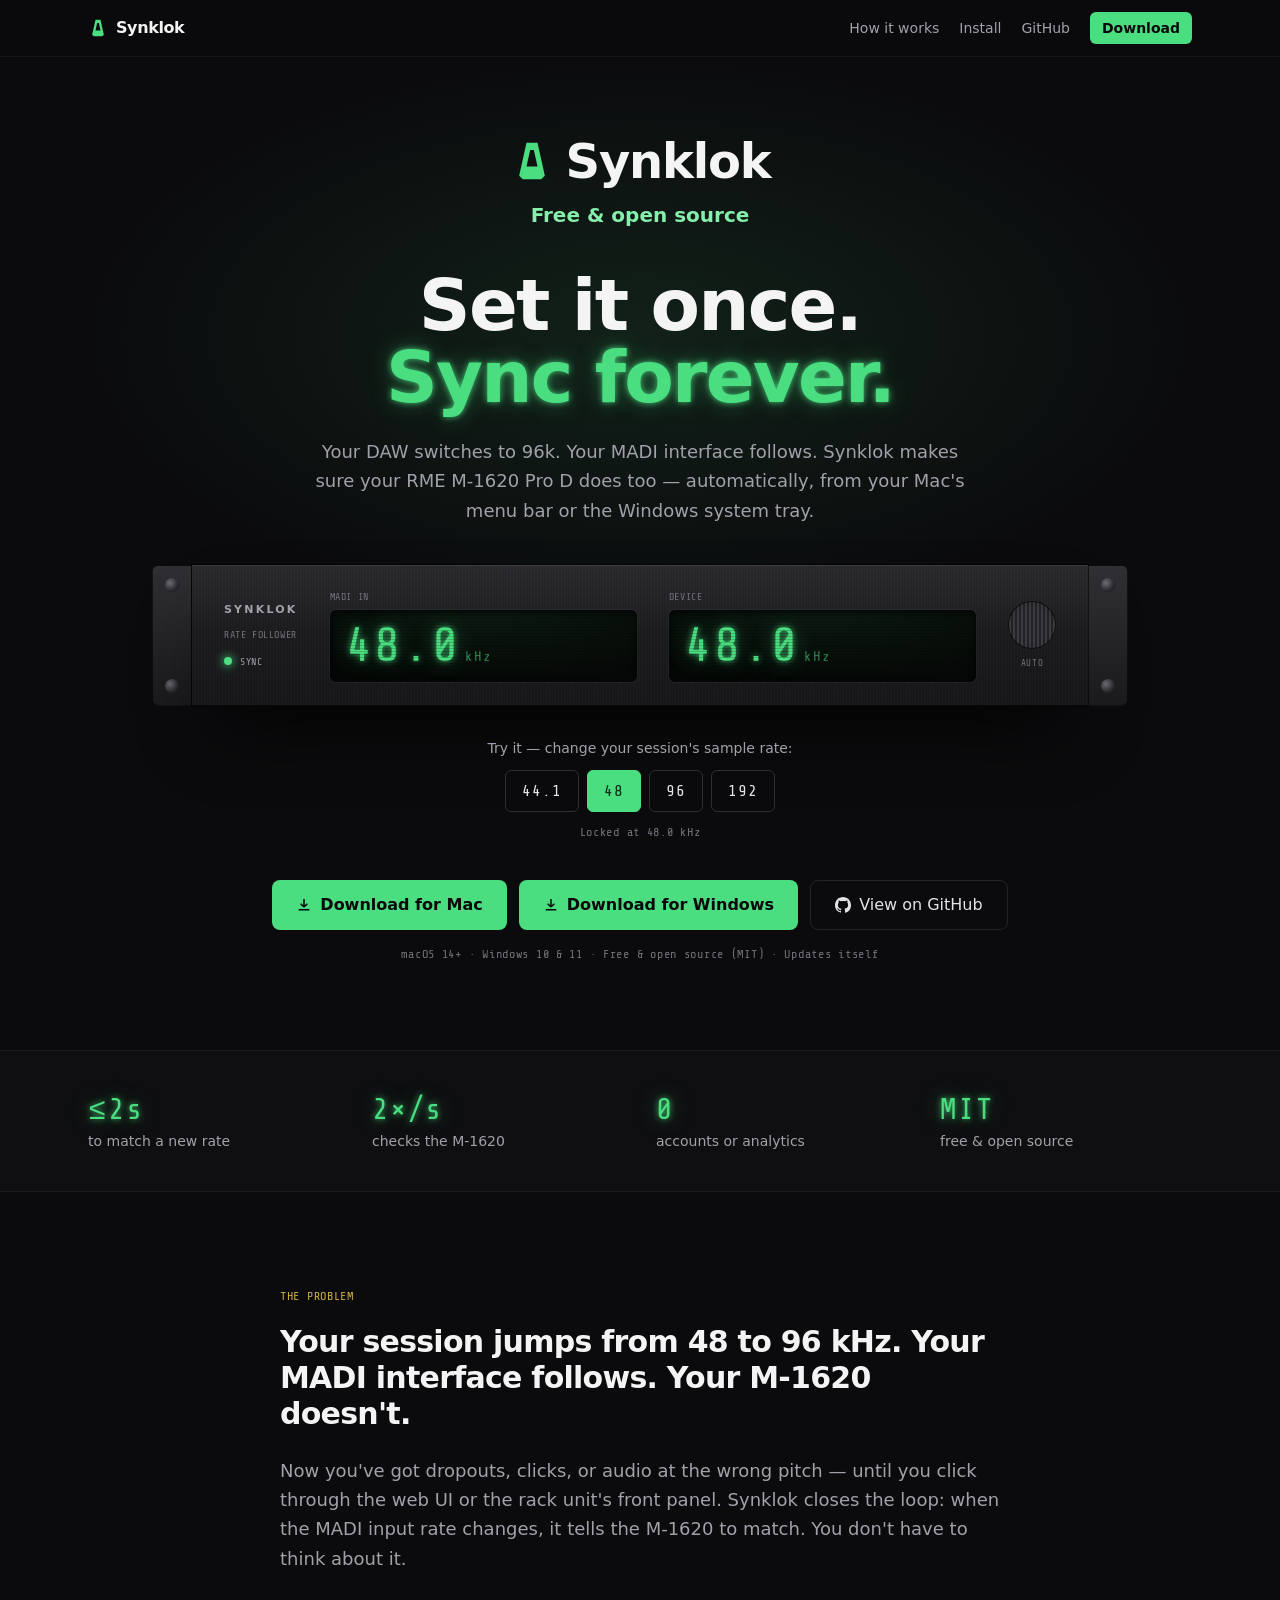
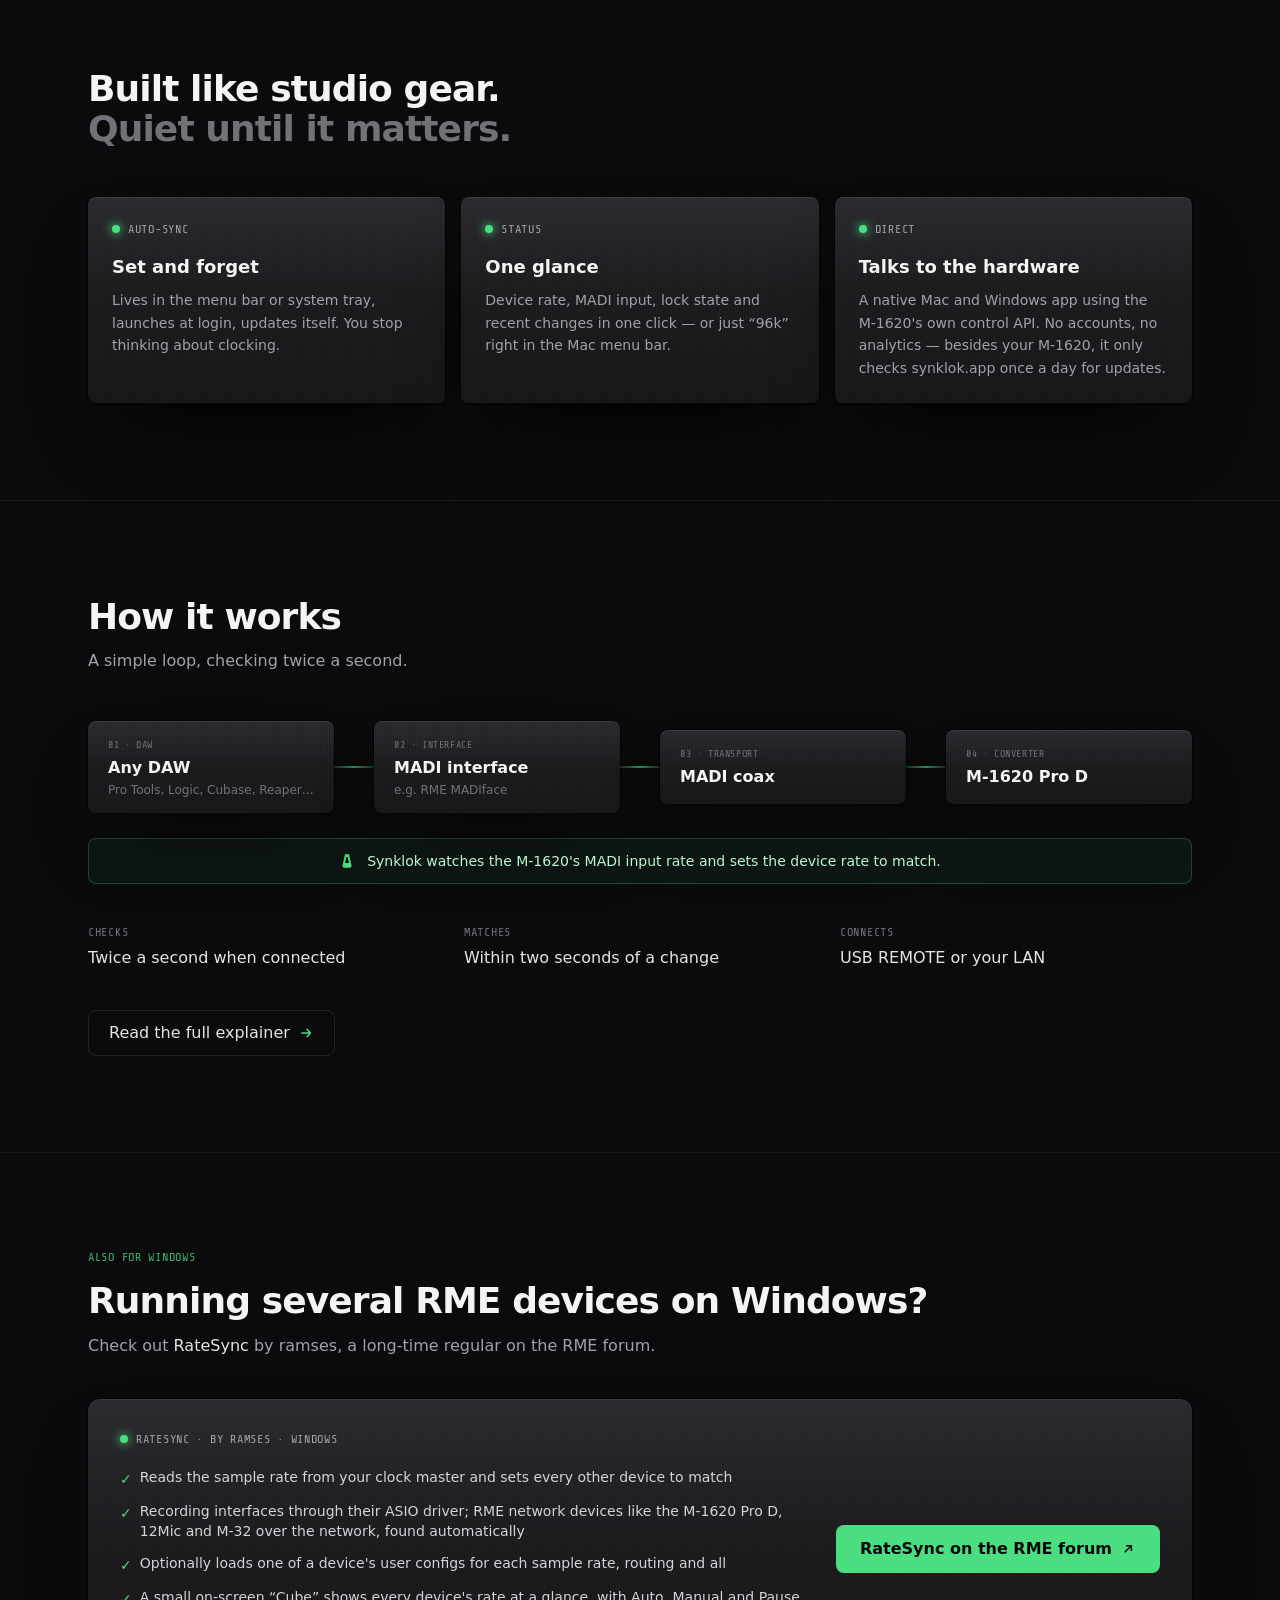
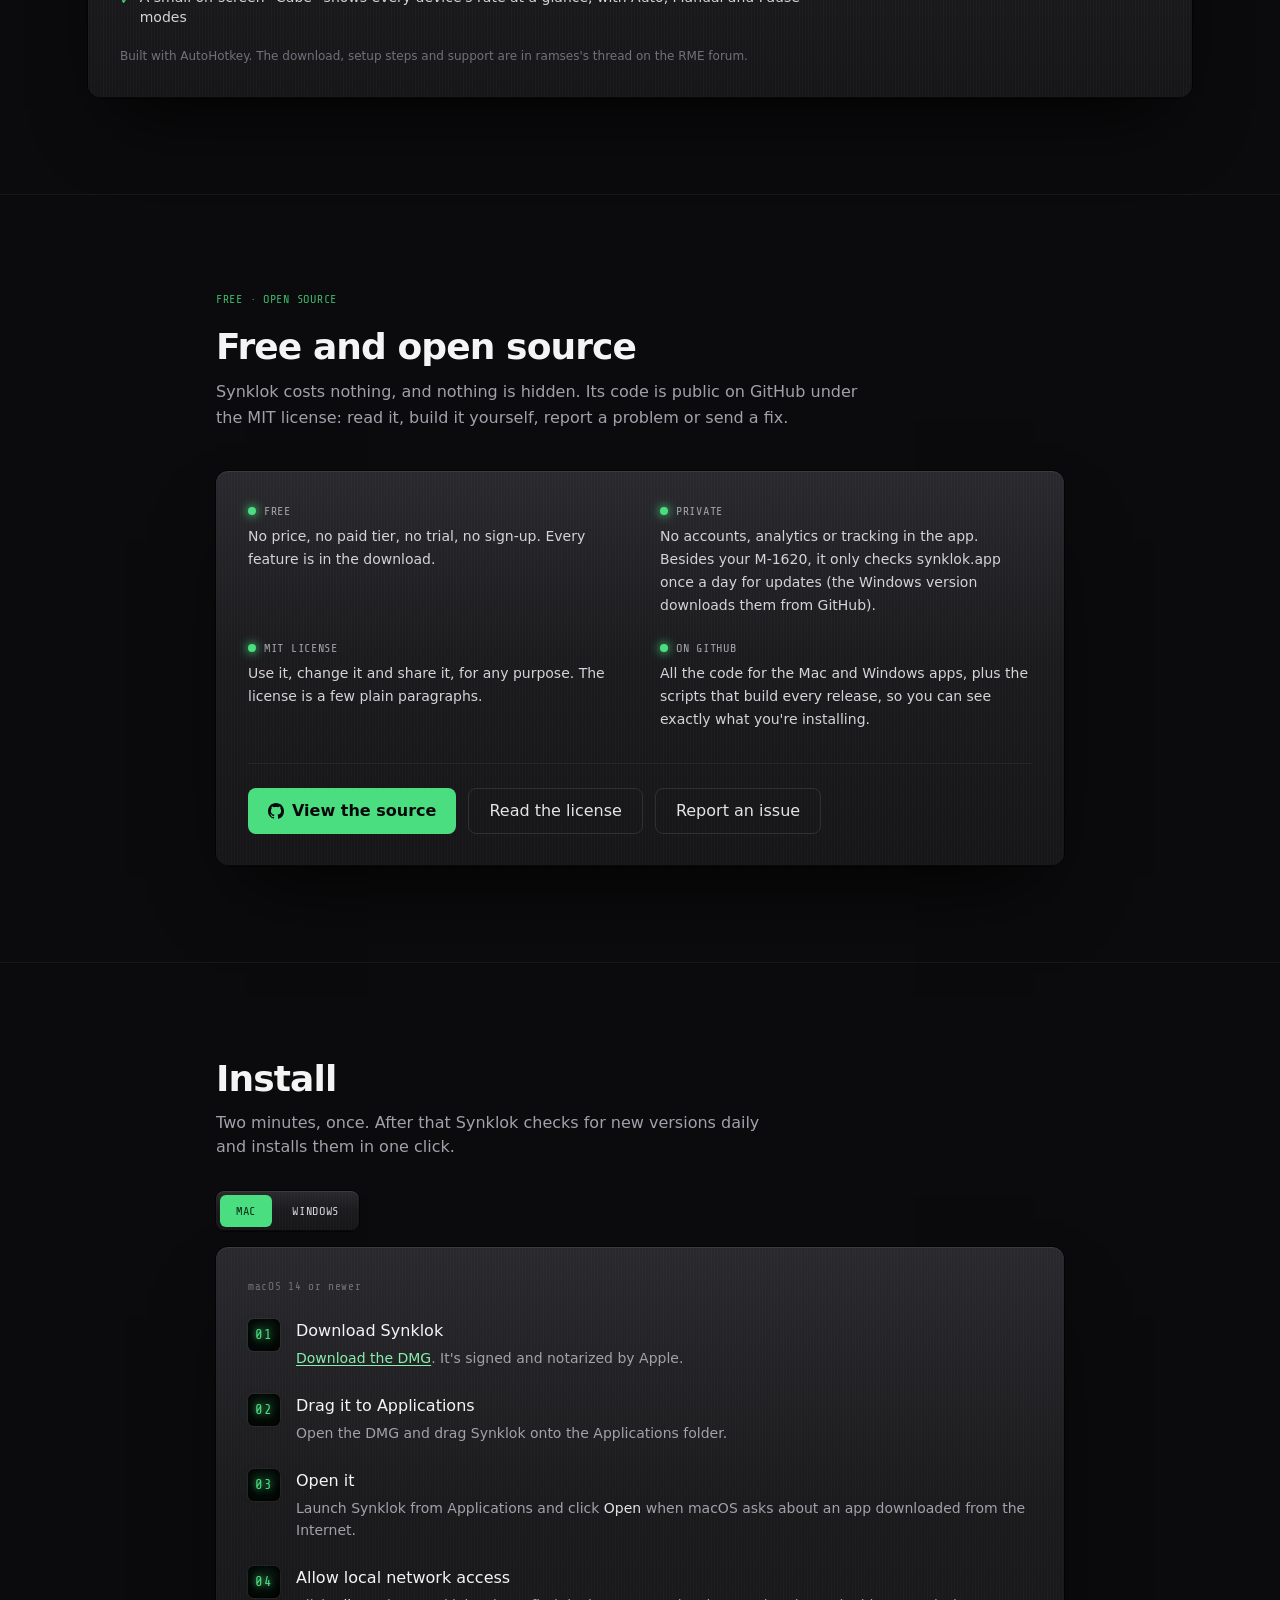
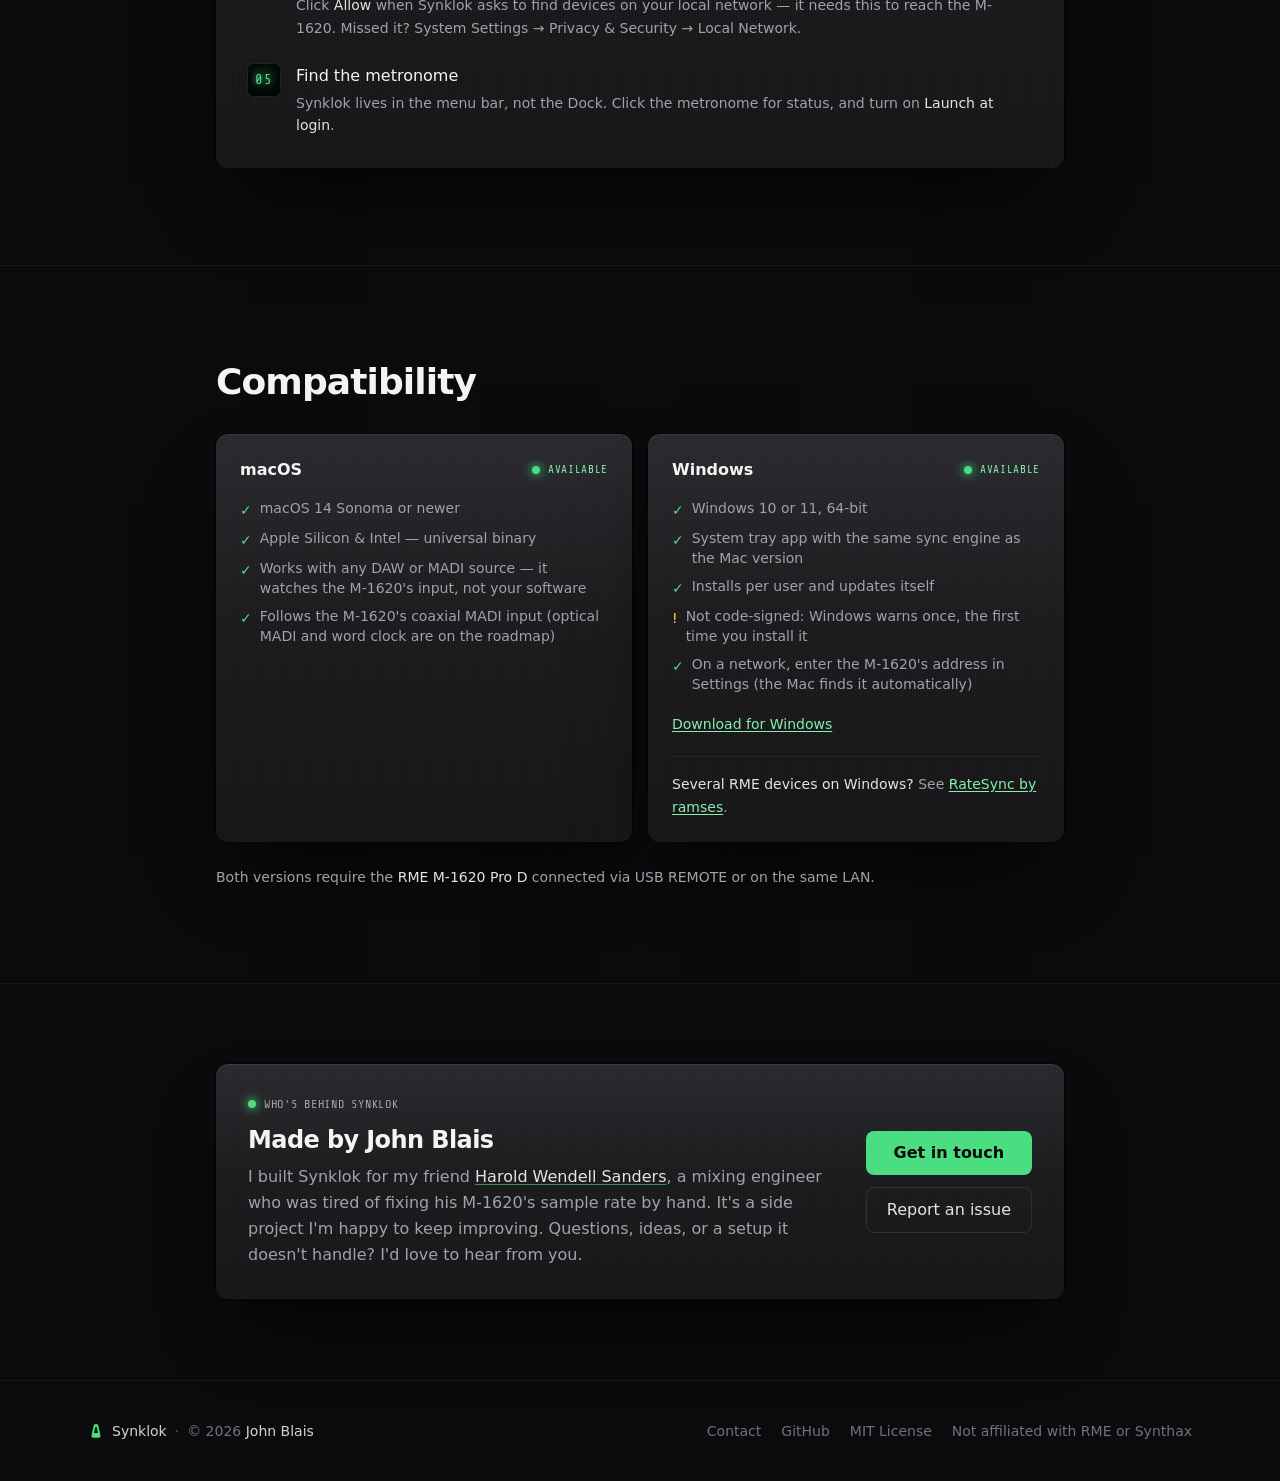
<file: index.html>
<!DOCTYPE html>
<html lang="en" class="scroll-smooth">
<head>
  <meta charset="UTF-8" />
  <meta name="viewport" content="width=device-width, initial-scale=1.0" />
  <title>Synklok — Free, open-source sample rate sync for the RME M-1620 Pro D</title>
  <meta name="description" content="A free, open-source menu bar and system tray app for Mac and Windows that keeps your RME M-1620 Pro D's sample rate matched to the incoming MADI input. Set it once. Sync forever." />
  <meta name="theme-color" content="#0b0b0d" />

  <!-- Open Graph / social -->
  <meta property="og:title" content="Synklok — Free, open-source sample rate sync for the RME M-1620 Pro D" />
  <meta property="og:description" content="A free, open-source Mac and Windows app that keeps your RME M-1620 Pro D matched to the incoming MADI rate." />
  <meta property="og:type" content="website" />
  <meta property="og:url" content="https://synklok.app" />
  <meta property="og:image" content="https://synklok.app/og.png" />
  <meta property="og:image:width" content="1200" />
  <meta property="og:image:height" content="630" />
  <meta property="og:image:alt" content="Synklok — Set it once. Sync forever." />
  <meta name="twitter:card" content="summary_large_image" />

  <!-- Favicon: the metronome mark, green-400 to match the app icon -->
  <link rel="icon" type="image/svg+xml" href="data:image/svg+xml,%3Csvg xmlns='http://www.w3.org/2000/svg' viewBox='0 0 24 24' fill='%234ade80'%3E%3Cpath d='M9 2h6l4 18-2 2H7l-2-2L9 2zm2 4l-2 9h6l-2-9h-2z'/%3E%3C/svg%3E" />
  <link rel="apple-touch-icon" href="/apple-touch-icon.png" />
  <link rel="preload" href="/fonts/share-tech-mono.woff2" as="font" type="font/woff2" crossorigin />

  <!-- Built from src/input.css; see tailwind.config.js for the rebuild command -->
  <link rel="stylesheet" href="/styles.css" />
</head>

<body class="text-zinc-100 font-sans antialiased">

  <!-- ── Nav ─────────────────────────────────────────────── -->
  <nav class="border-b border-white/5 sticky top-0 z-50 bg-[#0b0b0d]/80 backdrop-blur-md">
    <div class="max-w-6xl mx-auto px-6 h-14 flex items-center justify-between">
      <a href="/" class="flex items-center gap-2 font-semibold tracking-tight">
        <svg viewBox="0 0 24 24" fill="currentColor" class="w-5 h-5 text-green-400"><path d="M9 2h6l4 18-2 2H7l-2-2L9 2zm2 4l-2 9h6l-2-9h-2z"/></svg>
        Synklok
      </a>
      <div class="flex items-center gap-5 text-sm text-zinc-400">
        <a href="/how-it-works/" class="hidden sm:inline hover:text-zinc-100 transition">How it works</a>
        <a href="#install" class="whitespace-nowrap hover:text-zinc-100 transition">Install</a>
        <a href="https://github.com/blaisjohn/synklok" class="hidden sm:inline hover:text-zinc-100 transition">GitHub</a>
        <a href="https://github.com/blaisjohn/synklok" class="sm:hidden hover:text-zinc-100 transition" aria-label="Synklok on GitHub"><svg viewBox="0 0 16 16" fill="currentColor" class="w-5 h-5"><path d="M8 0C3.58 0 0 3.58 0 8a8 8 0 0 0 5.47 7.59c.4.07.55-.17.55-.38 0-.19-.01-.69-.01-1.35-2.01.37-2.53-.49-2.69-.94-.09-.23-.48-.94-.82-1.13-.28-.15-.68-.52-.01-.53.63-.01 1.08.58 1.23.82.72 1.21 1.87.87 2.33.66.07-.52.28-.87.51-1.07-1.78-.2-3.64-.89-3.64-3.95 0-.87.31-1.59.82-2.15-.08-.2-.36-1.02.08-2.12 0 0 .67-.21 2.2.82.64-.18 1.32-.27 2-.27.68 0 1.36.09 2 .27 1.53-1.04 2.2-.82 2.2-.82.44 1.1.16 1.92.08 2.12.51.56.82 1.27.82 2.15 0 3.07-1.87 3.75-3.65 3.95.29.25.54.73.54 1.48 0 1.07-.01 1.93-.01 2.2 0 .21.15.46.55.38A8.012 8.012 0 0 0 16 8c0-4.42-3.58-8-8-8z"/></svg></a>
        <a id="nav-download" href="/download" class="inline-flex items-center bg-green-400 hover:bg-green-300 text-zinc-950 font-semibold px-3 py-1.5 rounded-md transition">Download</a>
      </div>
    </div>
  </nav>

  <!-- ── Hero ────────────────────────────────────────────── -->
  <section class="relative overflow-hidden">
    <div class="absolute inset-0 pointer-events-none" style="background: radial-gradient(800px 400px at 50% 30%, rgba(74,222,128,0.10), transparent 70%)"></div>
    <div class="max-w-6xl mx-auto px-6 pt-20 pb-10 text-center relative">
      <div class="flex items-center justify-center gap-3 mb-4">
        <svg viewBox="0 0 24 24" fill="currentColor" class="w-9 h-9 sm:w-11 sm:h-11 text-green-400" aria-hidden="true"><path d="M9 2h6l4 18-2 2H7l-2-2L9 2zm2 4l-2 9h6l-2-9h-2z"/></svg>
        <span class="text-4xl sm:text-5xl font-bold tracking-tight">Synklok</span>
      </div>
      <a href="#open-source" class="inline-block mb-10 text-lg sm:text-xl font-semibold text-green-300 hover:text-green-200 underline-offset-4 hover:underline transition">Free &amp; open source</a>
      <h1 class="text-5xl sm:text-7xl font-extrabold tracking-tight leading-[0.95]">
        Set it once.<br/><span class="glow-green">Sync forever.</span>
      </h1>
      <p class="mt-6 text-lg text-zinc-400 max-w-2xl mx-auto leading-relaxed">
        Your DAW switches to 96k. Your MADI interface follows. Synklok makes sure your
        <span class="whitespace-nowrap">RME M-1620 Pro D</span> does too — automatically, from your Mac's menu bar or the Windows system tray.
      </p>
    </div>

    <!-- Rack unit demo -->
    <div class="max-w-5xl mx-auto px-4 sm:px-6 pb-6 relative">
      <div class="flex items-stretch" aria-label="Interactive demo: a rack unit showing the MADI input rate and the device rate">
        <div class="ear hidden sm:flex w-10 rounded-l-md flex-col justify-between items-center py-3 border border-black/60">
          <span class="screw w-3.5 h-3.5 rounded-full"></span><span class="screw w-3.5 h-3.5 rounded-full"></span>
        </div>
        <div class="panel flex-1 rounded-md sm:rounded-none px-5 sm:px-8 py-6 grid grid-cols-2 sm:grid-cols-[auto_1fr_1fr_auto] gap-5 sm:gap-8 items-center">
          <div class="col-span-2 sm:col-span-1 flex sm:flex-col items-center sm:items-start justify-between gap-2">
            <div class="text-[11px] font-semibold tracking-[0.2em] text-zinc-400">SYNKLOK</div>
            <div class="text-[10px] text-zinc-500 led">RATE FOLLOWER</div>
            <div class="flex items-center gap-2 sm:mt-1">
              <span id="led-sync" class="dot dot-on"></span><span class="text-[10px] led text-zinc-400">SYNC</span>
            </div>
          </div>
          <div>
            <div class="text-[10px] led text-zinc-500 mb-1.5 tracking-widest">MADI IN</div>
            <div class="window scanlines rounded-md px-4 py-3">
              <span id="disp-madi" class="led glow-green text-4xl sm:text-5xl">48.0</span><span class="led text-green-400/60 text-sm ml-1">kHz</span>
            </div>
          </div>
          <div>
            <div class="text-[10px] led text-zinc-500 mb-1.5 tracking-widest">DEVICE</div>
            <div class="window scanlines rounded-md px-4 py-3">
              <span id="disp-dev" class="led glow-green text-4xl sm:text-5xl">48.0</span><span class="led text-green-400/60 text-sm ml-1">kHz</span>
            </div>
          </div>
          <div class="hidden sm:flex flex-col items-center gap-2">
            <div class="knurl w-12 h-12 rounded-full border border-black/70 shadow-inner"></div>
            <div class="text-[9px] led text-zinc-500">AUTO</div>
          </div>
        </div>
        <div class="ear hidden sm:flex w-10 rounded-r-md flex-col justify-between items-center py-3 border border-black/60">
          <span class="screw w-3.5 h-3.5 rounded-full"></span><span class="screw w-3.5 h-3.5 rounded-full"></span>
        </div>
      </div>

      <!-- Try it -->
      <div class="mt-8 flex flex-col items-center gap-3">
        <div class="text-sm text-zinc-400">Try it — change your session's sample rate:</div>
        <div class="flex flex-wrap justify-center gap-2">
          <button type="button" class="rate-btn led border border-white/15 text-zinc-200 px-4 py-2 rounded-md hover:border-green-400/60 transition" data-rate="44.1">44.1</button>
          <button type="button" class="rate-btn led border border-white/15 text-zinc-200 px-4 py-2 rounded-md hover:border-green-400/60 transition" data-rate="48.0" aria-pressed="true">48</button>
          <button type="button" class="rate-btn led border border-white/15 text-zinc-200 px-4 py-2 rounded-md hover:border-green-400/60 transition" data-rate="96.0">96</button>
          <button type="button" class="rate-btn led border border-white/15 text-zinc-200 px-4 py-2 rounded-md hover:border-green-400/60 transition" data-rate="192.0">192</button>
        </div>
        <div id="demo-status" class="led text-xs text-zinc-500 h-4" aria-live="polite">Locked at 48.0 kHz</div>
      </div>

      <div class="mt-10 flex flex-wrap justify-center gap-3">
        <a href="/download" class="inline-flex items-center gap-2 bg-green-400 hover:bg-green-300 text-zinc-950 font-semibold px-6 py-3 rounded-lg transition">
          <svg viewBox="0 0 24 24" fill="none" stroke="currentColor" stroke-width="2.25" class="w-4 h-4"><path d="M12 3v12m0 0l-5-5m5 5l5-5M4 19h16"/></svg>
          Download for Mac
        </a>
        <a href="/download-windows" class="inline-flex items-center gap-2 bg-green-400 hover:bg-green-300 text-zinc-950 font-semibold px-6 py-3 rounded-lg transition">
          <svg viewBox="0 0 24 24" fill="none" stroke="currentColor" stroke-width="2.25" class="w-4 h-4"><path d="M12 3v12m0 0l-5-5m5 5l5-5M4 19h16"/></svg>
          Download for Windows
        </a>
        <a href="https://github.com/blaisjohn/synklok" class="inline-flex items-center gap-2 border border-white/10 hover:border-white/25 text-zinc-200 font-medium px-6 py-3 rounded-lg transition">
          <svg viewBox="0 0 16 16" fill="currentColor" class="w-4 h-4"><path d="M8 0C3.58 0 0 3.58 0 8a8 8 0 0 0 5.47 7.59c.4.07.55-.17.55-.38 0-.19-.01-.69-.01-1.35-2.01.37-2.53-.49-2.69-.94-.09-.23-.48-.94-.82-1.13-.28-.15-.68-.52-.01-.53.63-.01 1.08.58 1.23.82.72 1.21 1.87.87 2.33.66.07-.52.28-.87.51-1.07-1.78-.2-3.64-.89-3.64-3.95 0-.87.31-1.59.82-2.15-.08-.2-.36-1.02.08-2.12 0 0 .67-.21 2.2.82.64-.18 1.32-.27 2-.27.68 0 1.36.09 2 .27 1.53-1.04 2.2-.82 2.2-.82.44 1.1.16 1.92.08 2.12.51.56.82 1.27.82 2.15 0 3.07-1.87 3.75-3.65 3.95.29.25.54.73.54 1.48 0 1.07-.01 1.93-.01 2.2 0 .21.15.46.55.38A8.012 8.012 0 0 0 16 8c0-4.42-3.58-8-8-8z"/></svg>
          View on GitHub
        </a>
      </div>
      <p class="mt-4 text-center text-xs text-zinc-500 led">macOS 14+ · Windows 10 &amp; 11 · Free &amp; open source (MIT) · Updates itself</p>
    </div>
  </section>

  <!-- ── Spec strip ──────────────────────────────────────── -->
  <section class="mt-16 border-y border-white/5 bg-white/[0.015]">
    <div class="max-w-6xl mx-auto px-6 py-10 grid grid-cols-2 md:grid-cols-4 gap-8">
      <div><div class="led text-3xl glow-green">≤2s</div><div class="text-sm text-zinc-400 mt-1">to match a new rate</div></div>
      <div><div class="led text-3xl glow-green">2×/s</div><div class="text-sm text-zinc-400 mt-1">checks the M-1620</div></div>
      <div><div class="led text-3xl glow-green">0</div><div class="text-sm text-zinc-400 mt-1">accounts or analytics</div></div>
      <div><div class="led text-3xl glow-green">MIT</div><div class="text-sm text-zinc-400 mt-1">free &amp; open source</div></div>
    </div>
  </section>

  <!-- ── Problem ─────────────────────────────────────────── -->
  <section>
    <div class="max-w-3xl mx-auto px-6 py-24">
      <p class="led text-xs text-amber-300/80 tracking-[0.25em] mb-5">THE PROBLEM</p>
      <p class="text-2xl sm:text-3xl text-zinc-100 leading-snug font-semibold tracking-tight">
        Your session jumps from 48 to 96 kHz. Your MADI interface follows. Your M-1620 doesn't.
      </p>
      <p class="mt-6 text-lg text-zinc-400 leading-relaxed">
        Now you've got dropouts, clicks, or audio at the wrong pitch — until you click through
        the web UI or the rack unit's front panel. Synklok closes the loop: when the MADI input
        rate changes, it tells the M-1620 to match. You don't have to think about it.
      </p>
    </div>
  </section>

  <!-- ── Features ────────────────────────────────────────── -->
  <section id="features" class="max-w-6xl mx-auto px-6 pb-24">
    <h2 class="text-3xl sm:text-4xl font-bold tracking-tight mb-12">Built like studio gear.<br/><span class="text-zinc-500">Quiet until it matters.</span></h2>
    <div class="grid md:grid-cols-3 gap-4">
      <div class="panel rounded-lg p-6">
        <div class="flex items-center gap-2 mb-4"><span class="dot dot-on"></span><span class="led text-xs text-zinc-400 tracking-widest">AUTO-SYNC</span></div>
        <h3 class="font-semibold text-lg mb-2">Set and forget</h3>
        <p class="text-sm text-zinc-400 leading-relaxed">Lives in the menu bar or system tray, launches at login, updates itself. You stop thinking about clocking.</p>
      </div>
      <div class="panel rounded-lg p-6">
        <div class="flex items-center gap-2 mb-4"><span class="dot dot-on"></span><span class="led text-xs text-zinc-400 tracking-widest">STATUS</span></div>
        <h3 class="font-semibold text-lg mb-2">One glance</h3>
        <p class="text-sm text-zinc-400 leading-relaxed">Device rate, MADI input, lock state and recent changes in one click — or just “96k” right in the Mac menu bar.</p>
      </div>
      <div class="panel rounded-lg p-6">
        <div class="flex items-center gap-2 mb-4"><span class="dot dot-on"></span><span class="led text-xs text-zinc-400 tracking-widest">DIRECT</span></div>
        <h3 class="font-semibold text-lg mb-2">Talks to the hardware</h3>
        <p class="text-sm text-zinc-400 leading-relaxed">A native Mac and Windows app using the M-1620's own control API. No accounts, no analytics — besides your M-1620, it only checks synklok.app once a day for updates.</p>
      </div>
    </div>
  </section>

  <!-- ── How it works ────────────────────────────────────── -->
  <section id="how" class="border-t border-white/5">
    <div class="max-w-6xl mx-auto px-6 py-24">
      <h2 class="text-3xl sm:text-4xl font-bold tracking-tight mb-3">How it works</h2>
      <p class="text-zinc-400 mb-12 max-w-xl">A simple loop, checking twice a second.</p>

      <div class="flex flex-col lg:flex-row items-stretch lg:items-center gap-3 lg:gap-0">
        <div class="panel rounded-lg px-5 py-4 lg:flex-1">
          <div class="led text-[10px] text-zinc-500 tracking-widest">01 · DAW</div>
          <div class="font-semibold mt-1">Any DAW</div>
          <div class="text-xs text-zinc-500 mt-0.5">Pro Tools, Logic, Cubase, Reaper…</div>
        </div>
        <div class="cable h-6 w-0.5 mx-auto lg:h-0.5 lg:w-10 lg:mx-0"></div>
        <div class="panel rounded-lg px-5 py-4 lg:flex-1">
          <div class="led text-[10px] text-zinc-500 tracking-widest">02 · INTERFACE</div>
          <div class="font-semibold mt-1">MADI interface</div>
          <div class="text-xs text-zinc-500 mt-0.5">e.g. RME MADIface</div>
        </div>
        <div class="cable h-6 w-0.5 mx-auto lg:h-0.5 lg:w-10 lg:mx-0"></div>
        <div class="panel rounded-lg px-5 py-4 lg:flex-1">
          <div class="led text-[10px] text-zinc-500 tracking-widest">03 · TRANSPORT</div>
          <div class="font-semibold mt-1">MADI coax</div>
        </div>
        <div class="cable h-6 w-0.5 mx-auto lg:h-0.5 lg:w-10 lg:mx-0"></div>
        <div class="panel rounded-lg px-5 py-4 lg:flex-1 ring-1 ring-green-400/30">
          <div class="led text-[10px] text-zinc-500 tracking-widest">04 · CONVERTER</div>
          <div class="font-semibold mt-1">M-1620 Pro D</div>
        </div>
      </div>

      <div class="mt-6 flex items-center justify-center gap-3 rounded-lg border border-green-400/25 bg-green-400/[0.06] px-5 py-3 text-sm text-green-200">
        <svg viewBox="0 0 24 24" fill="currentColor" class="w-4 h-4 text-green-400 flex-shrink-0"><path d="M9 2h6l4 18-2 2H7l-2-2L9 2zm2 4l-2 9h6l-2-9h-2z"/></svg>
        Synklok watches the M-1620's MADI input rate and sets the device rate to match.
      </div>

      <div class="mt-10 grid sm:grid-cols-3 gap-6">
        <div><div class="led text-xs text-zinc-500 tracking-widest mb-1.5">CHECKS</div><div class="text-zinc-200">Twice a second when connected</div></div>
        <div><div class="led text-xs text-zinc-500 tracking-widest mb-1.5">MATCHES</div><div class="text-zinc-200">Within two seconds of a change</div></div>
        <div><div class="led text-xs text-zinc-500 tracking-widest mb-1.5">CONNECTS</div><div class="text-zinc-200">USB REMOTE or your LAN</div></div>
      </div>

      <a href="/how-it-works/" class="mt-10 inline-flex items-center gap-2 border border-white/10 hover:border-green-400/60 text-zinc-200 font-medium px-5 py-2.5 rounded-lg transition">
        Read the full explainer
        <svg viewBox="0 0 24 24" fill="none" stroke="currentColor" stroke-width="2.25" class="w-4 h-4 text-green-400"><path d="M5 12h14m0 0l-6-6m6 6l-6 6"/></svg>
      </a>
    </div>
  </section>

  <!-- ── RateSync (ramses) ───────────────────────────────── -->
  <section id="ratesync" class="border-t border-white/5">
    <div class="max-w-6xl mx-auto px-6 py-24">
      <p class="led text-xs text-green-400/80 tracking-[0.25em] mb-4">ALSO FOR WINDOWS</p>
      <h2 class="text-3xl sm:text-4xl font-bold tracking-tight mb-3">Running several RME devices on Windows?</h2>
      <p class="text-zinc-400 mb-10 max-w-2xl leading-relaxed">
        Check out <span class="text-zinc-200">RateSync</span> by ramses, a long-time regular on the RME forum.
      </p>

      <div class="panel rounded-xl p-6 sm:p-8 grid md:grid-cols-[1fr_auto] gap-8 items-center">
        <div>
          <div class="flex items-center gap-2 mb-5">
            <span class="dot dot-on"></span>
            <span class="led text-xs text-zinc-400 tracking-widest">RATESYNC · BY RAMSES · WINDOWS</span>
          </div>
          <ul class="space-y-3 text-sm text-zinc-300">
            <li class="flex items-start gap-2"><span class="text-green-400 mt-0.5">✓</span><span>Reads the sample rate from your clock master and sets every other device to match</span></li>
            <li class="flex items-start gap-2"><span class="text-green-400 mt-0.5">✓</span><span>Recording interfaces through their ASIO driver; RME network devices like the <span class="whitespace-nowrap">M-1620 Pro D</span>, 12Mic and M-32 over the network, found automatically</span></li>
            <li class="flex items-start gap-2"><span class="text-green-400 mt-0.5">✓</span><span>Optionally loads one of a device's user configs for each sample rate, routing and all</span></li>
            <li class="flex items-start gap-2"><span class="text-green-400 mt-0.5">✓</span><span>A small on-screen “Cube” shows every device's rate at a glance, with Auto, Manual and Pause modes</span></li>
          </ul>
          <p class="mt-5 text-xs text-zinc-500 leading-relaxed">Built with AutoHotkey. The download, setup steps and support are in ramses's thread on the RME forum.</p>
        </div>
        <a href="https://forum.rme-audio.de/viewtopic.php?id=43678" target="_blank" rel="noopener"
           class="inline-flex items-center justify-center gap-2 bg-green-400 hover:bg-green-300 text-zinc-950 font-semibold px-6 py-3 rounded-lg transition whitespace-nowrap">
          RateSync on the RME forum
          <svg viewBox="0 0 24 24" fill="none" stroke="currentColor" stroke-width="2.25" class="w-4 h-4"><path d="M7 17L17 7M9 7h8v8"/></svg>
        </a>
      </div>
    </div>
  </section>

  <!-- ── Open source ─────────────────────────────────────── -->
  <section id="open-source" class="border-t border-white/5">
    <div class="max-w-4xl mx-auto px-6 py-24">
      <p class="led text-xs text-green-400/80 tracking-[0.25em] mb-5">FREE · OPEN SOURCE</p>
      <h2 class="text-3xl sm:text-4xl font-bold tracking-tight mb-3">Free and open source</h2>
      <p class="text-zinc-400 mb-10 max-w-2xl leading-relaxed">Synklok costs nothing, and nothing is hidden. Its code is public on GitHub under the MIT license: read it, build it yourself, report a problem or send a fix.</p>

      <div class="panel rounded-xl p-6 sm:p-8">
        <ul class="grid sm:grid-cols-2 gap-x-10 gap-y-6">
          <li>
            <div class="flex items-center gap-2 mb-1.5"><span class="dot dot-on"></span><span class="led text-xs text-zinc-400 tracking-widest">FREE</span></div>
            <p class="text-sm text-zinc-300 leading-relaxed">No price, no paid tier, no trial, no sign-up. Every feature is in the download.</p>
          </li>
          <li>
            <div class="flex items-center gap-2 mb-1.5"><span class="dot dot-on"></span><span class="led text-xs text-zinc-400 tracking-widest">PRIVATE</span></div>
            <p class="text-sm text-zinc-300 leading-relaxed">No accounts, analytics or tracking in the app. Besides your M-1620, it only checks synklok.app once a day for updates (the Windows version downloads them from GitHub).</p>
          </li>
          <li>
            <div class="flex items-center gap-2 mb-1.5"><span class="dot dot-on"></span><span class="led text-xs text-zinc-400 tracking-widest">MIT LICENSE</span></div>
            <p class="text-sm text-zinc-300 leading-relaxed">Use it, change it and share it, for any purpose. The license is a few plain paragraphs.</p>
          </li>
          <li>
            <div class="flex items-center gap-2 mb-1.5"><span class="dot dot-on"></span><span class="led text-xs text-zinc-400 tracking-widest">ON GITHUB</span></div>
            <p class="text-sm text-zinc-300 leading-relaxed">All the code for the Mac and Windows apps, plus the scripts that build every release, so you can see exactly what you're installing.</p>
          </li>
        </ul>
        <div class="mt-8 pt-6 border-t border-white/5 flex flex-wrap gap-3">
          <a href="https://github.com/blaisjohn/synklok" class="inline-flex items-center gap-2 bg-green-400 hover:bg-green-300 text-zinc-950 font-semibold px-5 py-2.5 rounded-lg transition">
            <svg viewBox="0 0 16 16" fill="currentColor" class="w-4 h-4"><path d="M8 0C3.58 0 0 3.58 0 8a8 8 0 0 0 5.47 7.59c.4.07.55-.17.55-.38 0-.19-.01-.69-.01-1.35-2.01.37-2.53-.49-2.69-.94-.09-.23-.48-.94-.82-1.13-.28-.15-.68-.52-.01-.53.63-.01 1.08.58 1.23.82.72 1.21 1.87.87 2.33.66.07-.52.28-.87.51-1.07-1.78-.2-3.64-.89-3.64-3.95 0-.87.31-1.59.82-2.15-.08-.2-.36-1.02.08-2.12 0 0 .67-.21 2.2.82.64-.18 1.32-.27 2-.27.68 0 1.36.09 2 .27 1.53-1.04 2.2-.82 2.2-.82.44 1.1.16 1.92.08 2.12.51.56.82 1.27.82 2.15 0 3.07-1.87 3.75-3.65 3.95.29.25.54.73.54 1.48 0 1.07-.01 1.93-.01 2.2 0 .21.15.46.55.38A8.012 8.012 0 0 0 16 8c0-4.42-3.58-8-8-8z"/></svg>
            View the source
          </a>
          <a href="https://github.com/blaisjohn/synklok/blob/main/LICENSE" class="inline-flex items-center gap-2 border border-white/10 hover:border-white/25 text-zinc-200 font-medium px-5 py-2.5 rounded-lg transition">Read the license</a>
          <a href="https://github.com/blaisjohn/synklok/issues" class="inline-flex items-center gap-2 border border-white/10 hover:border-white/25 text-zinc-200 font-medium px-5 py-2.5 rounded-lg transition">Report an issue</a>
        </div>
      </div>
    </div>
  </section>

  <!-- ── Install ─────────────────────────────────────────── -->
  <section id="install" class="border-t border-white/5">
    <div class="max-w-4xl mx-auto px-6 py-24">
      <h2 class="text-3xl sm:text-4xl font-bold tracking-tight mb-3">Install</h2>
      <p class="text-zinc-400 mb-8 max-w-xl">Two minutes, once. After that Synklok checks for new versions daily and installs them in one click.</p>

      <div id="os-tabs" role="tablist" aria-label="Choose your computer" class="hidden panel rounded-lg p-1 mb-4 gap-1">
        <button type="button" role="tab" id="tab-mac" aria-controls="install-mac" aria-selected="true" class="os-tab led text-xs tracking-widest text-zinc-300 px-4 py-2 rounded-md transition">MAC</button>
        <button type="button" role="tab" id="tab-windows" aria-controls="install-windows" aria-selected="false" class="os-tab led text-xs tracking-widest text-zinc-300 px-4 py-2 rounded-md transition">WINDOWS</button>
      </div>

      <div id="install-mac" role="tabpanel" aria-labelledby="tab-mac" class="panel rounded-xl p-6 sm:p-8">
        <div class="led text-[11px] text-zinc-500 tracking-widest mb-6">macOS 14 or newer</div>
        <ol class="space-y-6">
          <li class="flex gap-4">
            <span class="led flex-shrink-0 w-8 h-8 rounded-md window flex items-center justify-center glow-green text-sm">01</span>
            <div><div class="font-medium text-zinc-100">Download Synklok</div><div class="text-sm text-zinc-400 mt-1 leading-relaxed"><a href="/download" class="text-green-300 hover:text-green-200 underline underline-offset-2">Download the DMG</a>. It's signed and notarized by Apple.</div></div>
          </li>
          <li class="flex gap-4">
            <span class="led flex-shrink-0 w-8 h-8 rounded-md window flex items-center justify-center glow-green text-sm">02</span>
            <div><div class="font-medium text-zinc-100">Drag it to Applications</div><div class="text-sm text-zinc-400 mt-1 leading-relaxed">Open the DMG and drag Synklok onto the Applications folder.</div></div>
          </li>
          <li class="flex gap-4">
            <span class="led flex-shrink-0 w-8 h-8 rounded-md window flex items-center justify-center glow-green text-sm">03</span>
            <div><div class="font-medium text-zinc-100">Open it</div><div class="text-sm text-zinc-400 mt-1 leading-relaxed">Launch Synklok from Applications and click <span class="text-zinc-200">Open</span> when macOS asks about an app downloaded from the Internet.</div></div>
          </li>
          <li class="flex gap-4">
            <span class="led flex-shrink-0 w-8 h-8 rounded-md window flex items-center justify-center glow-green text-sm">04</span>
            <div><div class="font-medium text-zinc-100">Allow local network access</div><div class="text-sm text-zinc-400 mt-1 leading-relaxed">Click <span class="text-zinc-200">Allow</span> when Synklok asks to find devices on your local network — it needs this to reach the M-1620. Missed it? System Settings → Privacy &amp; Security → Local Network.</div></div>
          </li>
          <li class="flex gap-4">
            <span class="led flex-shrink-0 w-8 h-8 rounded-md window flex items-center justify-center glow-green text-sm">05</span>
            <div><div class="font-medium text-zinc-100">Find the metronome</div><div class="text-sm text-zinc-400 mt-1 leading-relaxed">Synklok lives in the menu bar, not the Dock. Click the metronome for status, and turn on <span class="text-zinc-200">Launch at login</span>.</div></div>
          </li>
        </ol>
      </div>

      <div id="install-windows" role="tabpanel" aria-labelledby="tab-windows" class="panel rounded-xl p-6 sm:p-8 mt-4">
        <div class="led text-[11px] text-zinc-500 tracking-widest mb-6">Windows 10 or 11, 64-bit</div>
        <ol class="space-y-6">
          <li class="flex gap-4">
            <span class="led flex-shrink-0 w-8 h-8 rounded-md window flex items-center justify-center glow-green text-sm">01</span>
            <div><div class="font-medium text-zinc-100">Download Synklok</div><div class="text-sm text-zinc-400 mt-1 leading-relaxed"><a href="/download-windows" class="text-green-300 hover:text-green-200 underline underline-offset-2">Download the installer</a> for Windows 10 or 11 (64-bit).</div></div>
          </li>
          <li class="flex gap-4">
            <span class="led flex-shrink-0 w-8 h-8 rounded-md window flex items-center justify-center glow-green text-sm">02</span>
            <div><div class="font-medium text-zinc-100">Run the installer</div><div class="text-sm text-zinc-400 mt-1 leading-relaxed">Open the downloaded <span class="text-zinc-200">Synklok-…-Setup.exe</span> and click <span class="text-zinc-200">Install</span>. It installs for your Windows account only, so there's no administrator password. Synklok isn't code-signed, so the first time Windows will say <span class="text-zinc-200">“Windows protected your PC”</span>: click <span class="text-zinc-200">More info → Run anyway</span>. Updates install without this.</div></div>
          </li>
          <li class="flex gap-4">
            <span class="led flex-shrink-0 w-8 h-8 rounded-md window flex items-center justify-center glow-green text-sm">03</span>
            <div><div class="font-medium text-zinc-100">Find the metronome</div><div class="text-sm text-zinc-400 mt-1 leading-relaxed">Synklok lives in the system tray by the clock. Windows 11 tucks new icons away: click the <span class="text-zinc-200">^</span> arrow and drag the metronome onto the taskbar to keep it in view. Left-click it for status, right-click for the menu.</div></div>
          </li>
          <li class="flex gap-4">
            <span class="led flex-shrink-0 w-8 h-8 rounded-md window flex items-center justify-center glow-green text-sm">04</span>
            <div><div class="font-medium text-zinc-100">Connect the M-1620</div><div class="text-sm text-zinc-400 mt-1 leading-relaxed">Over USB REMOTE it connects on its own. On a network, right-click the metronome → <span class="text-zinc-200">Settings</span> and enter the M-1620's address (shown on its STATE → network page).</div></div>
          </li>
          <li class="flex gap-4">
            <span class="led flex-shrink-0 w-8 h-8 rounded-md window flex items-center justify-center glow-green text-sm">05</span>
            <div><div class="font-medium text-zinc-100">Turn on Launch at login</div><div class="text-sm text-zinc-400 mt-1 leading-relaxed">Right-click the metronome and tick <span class="text-zinc-200">Launch at login</span> so Synklok is always watching. To remove it later: Settings → Apps → Synklok → Uninstall.</div></div>
          </li>
        </ol>
      </div>

    </div>
  </section>

  <!-- ── Compatibility ───────────────────────────────────── -->
  <section id="compatibility" class="border-t border-white/5">
    <div class="max-w-4xl mx-auto px-6 py-24">
      <h2 class="text-3xl sm:text-4xl font-bold tracking-tight mb-8">Compatibility</h2>
      <div class="grid sm:grid-cols-2 gap-4">
        <div class="panel rounded-xl p-6">
          <div class="flex items-center justify-between mb-4">
            <span class="font-semibold">macOS</span>
            <span class="flex items-center gap-2 led text-[11px] text-green-300"><span class="dot dot-on"></span>AVAILABLE</span>
          </div>
          <ul class="space-y-2 text-sm text-zinc-400">
            <li class="flex items-start gap-2"><span class="text-green-400 mt-0.5">✓</span><span>macOS 14 Sonoma or newer</span></li>
            <li class="flex items-start gap-2"><span class="text-green-400 mt-0.5">✓</span><span>Apple Silicon &amp; Intel — universal binary</span></li>
            <li class="flex items-start gap-2"><span class="text-green-400 mt-0.5">✓</span><span>Works with any DAW or MADI source — it watches the M-1620's input, not your software</span></li>
            <li class="flex items-start gap-2"><span class="text-green-400 mt-0.5">✓</span><span>Follows the M-1620's coaxial MADI input (optical MADI and word clock are on the roadmap)</span></li>
          </ul>
        </div>
        <div class="panel rounded-xl p-6">
          <div class="flex items-center justify-between mb-4">
            <span class="font-semibold">Windows</span>
            <span class="flex items-center gap-2 led text-[11px] text-green-300"><span class="dot dot-on"></span>AVAILABLE</span>
          </div>
          <ul class="space-y-2 text-sm text-zinc-400">
            <li class="flex items-start gap-2"><span class="text-green-400 mt-0.5">✓</span><span>Windows 10 or 11, 64-bit</span></li>
            <li class="flex items-start gap-2"><span class="text-green-400 mt-0.5">✓</span><span>System tray app with the same sync engine as the Mac version</span></li>
            <li class="flex items-start gap-2"><span class="text-green-400 mt-0.5">✓</span><span>Installs per user and updates itself</span></li>
            <li class="flex items-start gap-2"><span class="text-amber-300 mt-0.5">!</span><span>Not code-signed: Windows warns once, the first time you install it</span></li>
            <li class="flex items-start gap-2"><span class="text-green-400 mt-0.5">✓</span><span>On a network, enter the M-1620's address in Settings (the Mac finds it automatically)</span></li>
          </ul>
          <a href="/download-windows" class="mt-5 inline-flex items-center gap-2 text-sm text-green-300 hover:text-green-200 underline underline-offset-2">Download for Windows</a>
          <div class="mt-5 pt-4 border-t border-white/5 text-sm text-zinc-400 leading-relaxed">
            <span class="text-zinc-200">Several RME devices on Windows?</span>
            See <a href="#ratesync" class="text-green-300 hover:text-green-200 underline underline-offset-2">RateSync by ramses</a>.
          </div>
        </div>
      </div>
      <p class="mt-6 text-sm text-zinc-400">Both versions require the <span class="text-zinc-200">RME M-1620 Pro D</span> connected via USB REMOTE or on the same LAN.</p>
    </div>
  </section>

  <!-- ── Made by ─────────────────────────────────────────── -->
  <section id="contact" class="border-t border-white/5">
    <div class="max-w-4xl mx-auto px-6 py-20">
      <div class="panel rounded-xl p-6 sm:p-8 grid sm:grid-cols-[1fr_auto] gap-6 items-center">
        <div>
          <div class="flex items-center gap-2 mb-3">
            <span class="dot dot-on"></span>
            <span class="led text-xs text-zinc-400 tracking-widest">WHO'S BEHIND SYNKLOK</span>
          </div>
          <h2 class="text-2xl font-bold tracking-tight mb-2">Made by John Blais</h2>
          <p class="text-zinc-400 leading-relaxed">
            I built Synklok for my friend <a href="https://haroldwsanders.com/" target="_blank" rel="noopener" class="text-zinc-200 hover:text-green-200 underline underline-offset-2 decoration-green-400/60">Harold Wendell Sanders</a>,
            a mixing engineer who was tired of fixing his <span class="whitespace-nowrap">M-1620's</span> sample rate by hand.
            It's a side project I'm happy to keep improving. Questions, ideas, or a setup it doesn't handle? I'd love to hear from you.
          </p>
        </div>
        <div class="flex flex-wrap sm:flex-col gap-3">
          <a href="https://jblais.com/contact" class="inline-flex items-center justify-center gap-2 bg-green-400 hover:bg-green-300 text-zinc-950 font-semibold px-5 py-2.5 rounded-lg transition whitespace-nowrap">Get in touch</a>
          <a href="https://github.com/blaisjohn/synklok/issues" class="inline-flex items-center justify-center gap-2 border border-white/10 hover:border-white/25 text-zinc-200 font-medium px-5 py-2.5 rounded-lg transition whitespace-nowrap">Report an issue</a>
        </div>
      </div>
    </div>
  </section>

  <!-- ── Footer ──────────────────────────────────────────── -->
  <footer class="border-t border-white/5">
    <div class="max-w-6xl mx-auto px-6 py-10 flex flex-wrap items-center justify-between gap-4 text-sm text-zinc-500">
      <div class="flex items-center gap-2">
        <svg viewBox="0 0 24 24" fill="currentColor" class="w-4 h-4 text-green-400"><path d="M9 2h6l4 18-2 2H7l-2-2L9 2zm2 4l-2 9h6l-2-9h-2z"/></svg>
        <span class="font-medium text-zinc-300">Synklok</span><span class="text-zinc-600">·</span><span>© 2026 <a href="https://jblais.com" class="text-zinc-300 hover:text-zinc-100 transition">John Blais</a></span>
      </div>
      <div class="flex flex-wrap items-center gap-x-5 gap-y-2">
        <a href="https://jblais.com/contact" class="hover:text-zinc-200 transition">Contact</a>
        <a href="https://github.com/blaisjohn/synklok" class="hover:text-zinc-200 transition">GitHub</a>
        <a href="https://github.com/blaisjohn/synklok/blob/main/LICENSE" class="hover:text-zinc-200 transition">MIT License</a>
        <span>Not affiliated with RME or Synthax</span>
      </div>
    </div>
  </footer>

  <script>
    // Mac / Windows install steps. Without JavaScript both lists show.
    const isWindows = /Windows/.test(navigator.userAgent);
    if (isWindows) document.getElementById('nav-download').href = '/download-windows';
    const tabs = document.querySelectorAll('.os-tab');
    const showOS = os => tabs.forEach(tab => {
      const on = tab.id === `tab-${os}`;
      tab.setAttribute('aria-selected', on);
      document.getElementById(tab.getAttribute('aria-controls')).hidden = !on;
    });
    tabs.forEach(tab => tab.addEventListener('click', () => showOS(tab.id.slice(4))));
    document.getElementById('os-tabs').classList.replace('hidden', 'inline-flex');
    document.getElementById('install-windows').classList.remove('mt-4');
    showOS(isWindows ? 'windows' : 'mac');

    // Rack demo: the MADI display jumps to the new rate; the device display
    // goes amber, then Synklok "catches up" and both lock green.
    const madi = document.getElementById('disp-madi');
    const dev = document.getElementById('disp-dev');
    const syncLed = document.getElementById('led-sync');
    const demoStatus = document.getElementById('demo-status');
    let demoTimer;
    document.querySelectorAll('.rate-btn').forEach(btn => btn.addEventListener('click', () => {
      document.querySelectorAll('.rate-btn').forEach(b => b.removeAttribute('aria-pressed'));
      btn.setAttribute('aria-pressed', 'true');
      const rate = btn.dataset.rate;
      if (madi.textContent === rate && dev.textContent === rate) return;
      clearTimeout(demoTimer);
      madi.textContent = rate;
      dev.className = 'led glow-amber text-4xl sm:text-5xl';
      syncLed.className = 'dot dot-amber';
      demoStatus.textContent = `MADI input changed → ${rate} kHz · syncing…`;
      demoTimer = setTimeout(() => {
        dev.textContent = rate;
        dev.className = 'led glow-green text-4xl sm:text-5xl';
        syncLed.className = 'dot dot-on';
        demoStatus.textContent = `Locked at ${rate} kHz`;
      }, 900);
    }));
  </script>
</body>
</html>
</file>
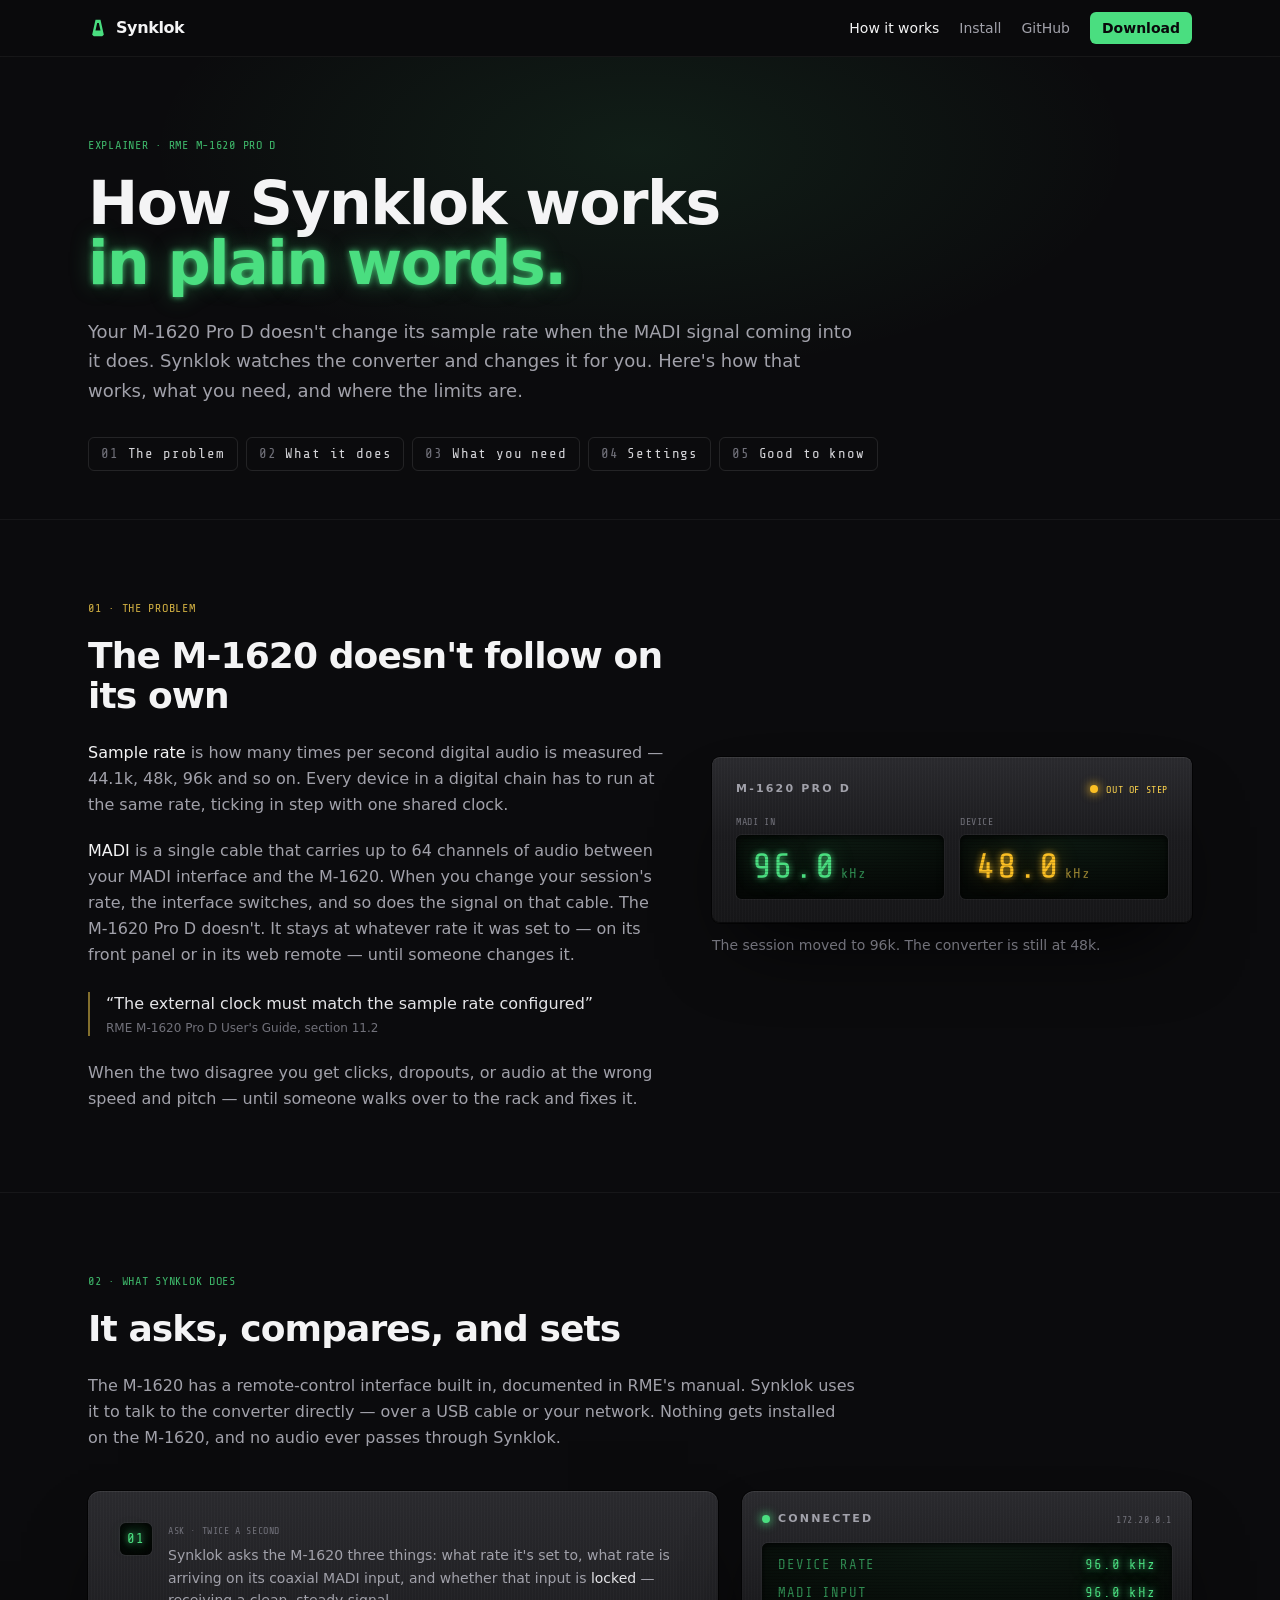
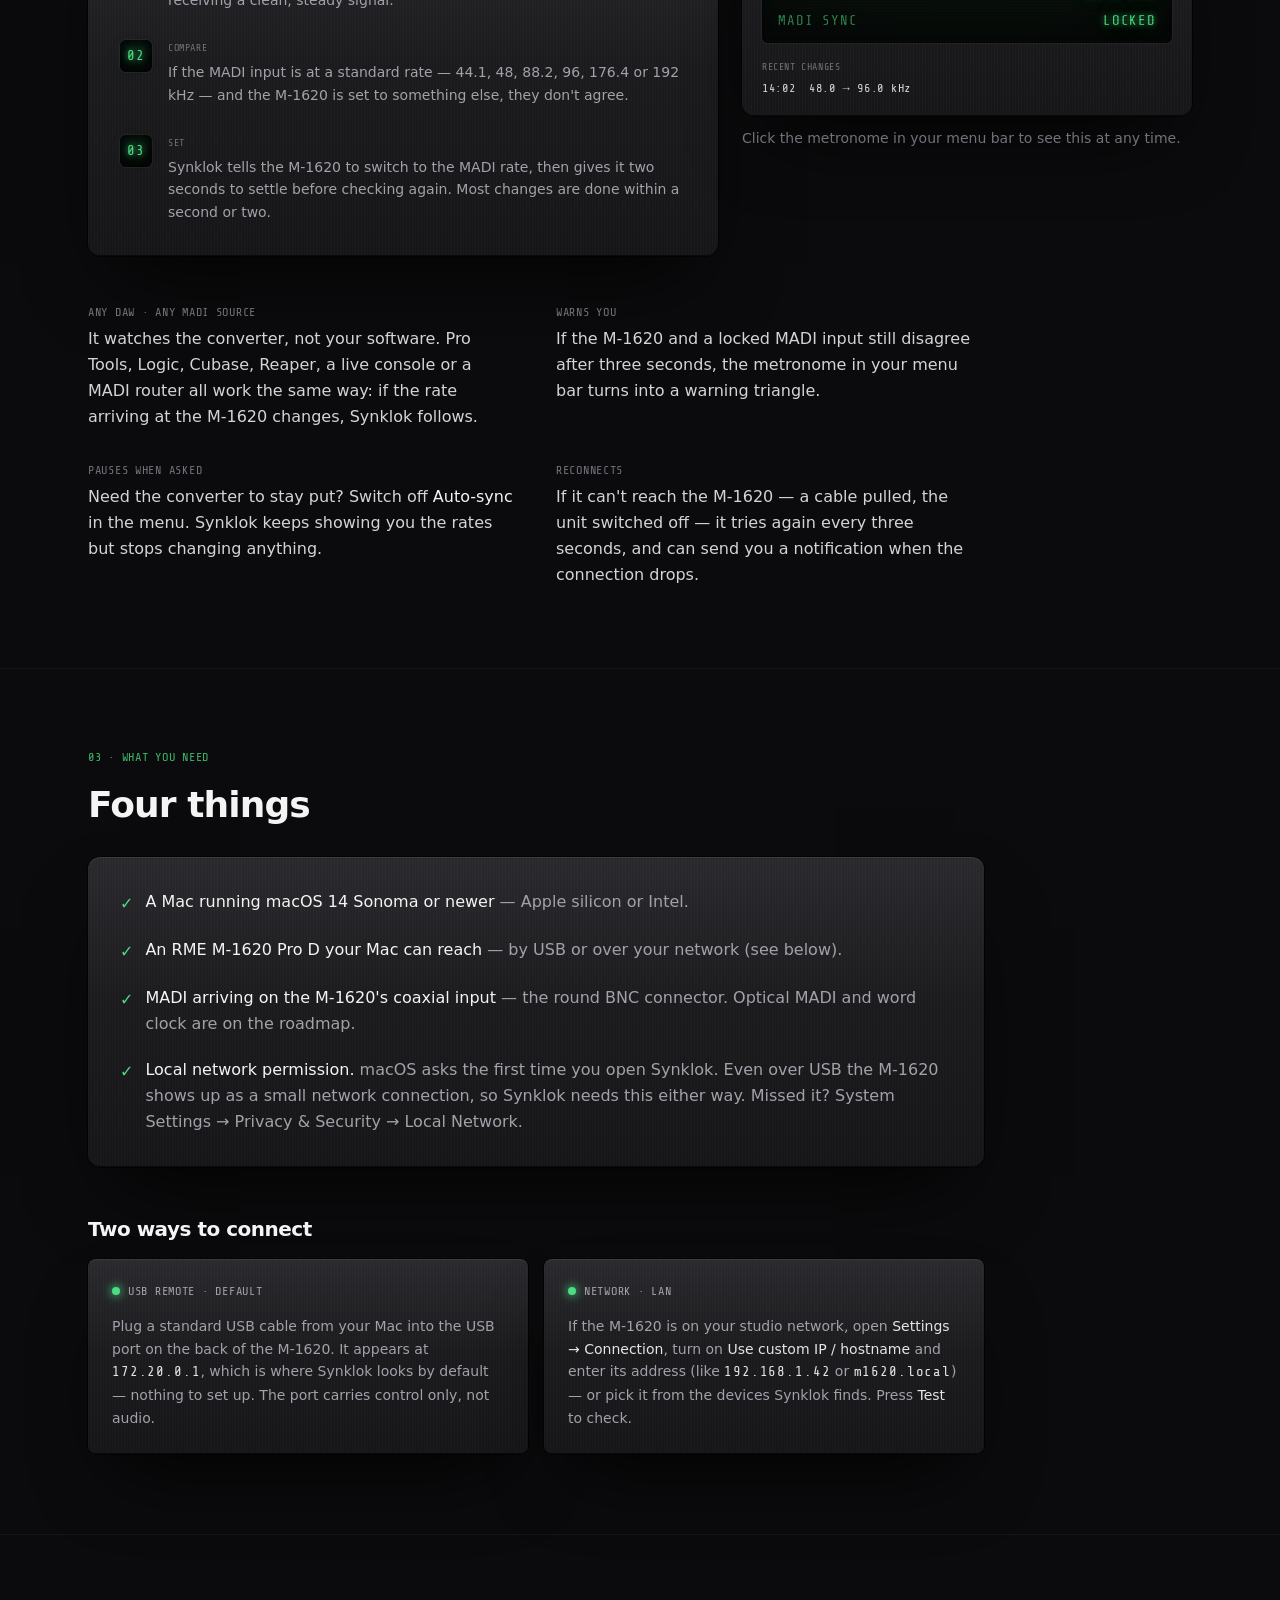
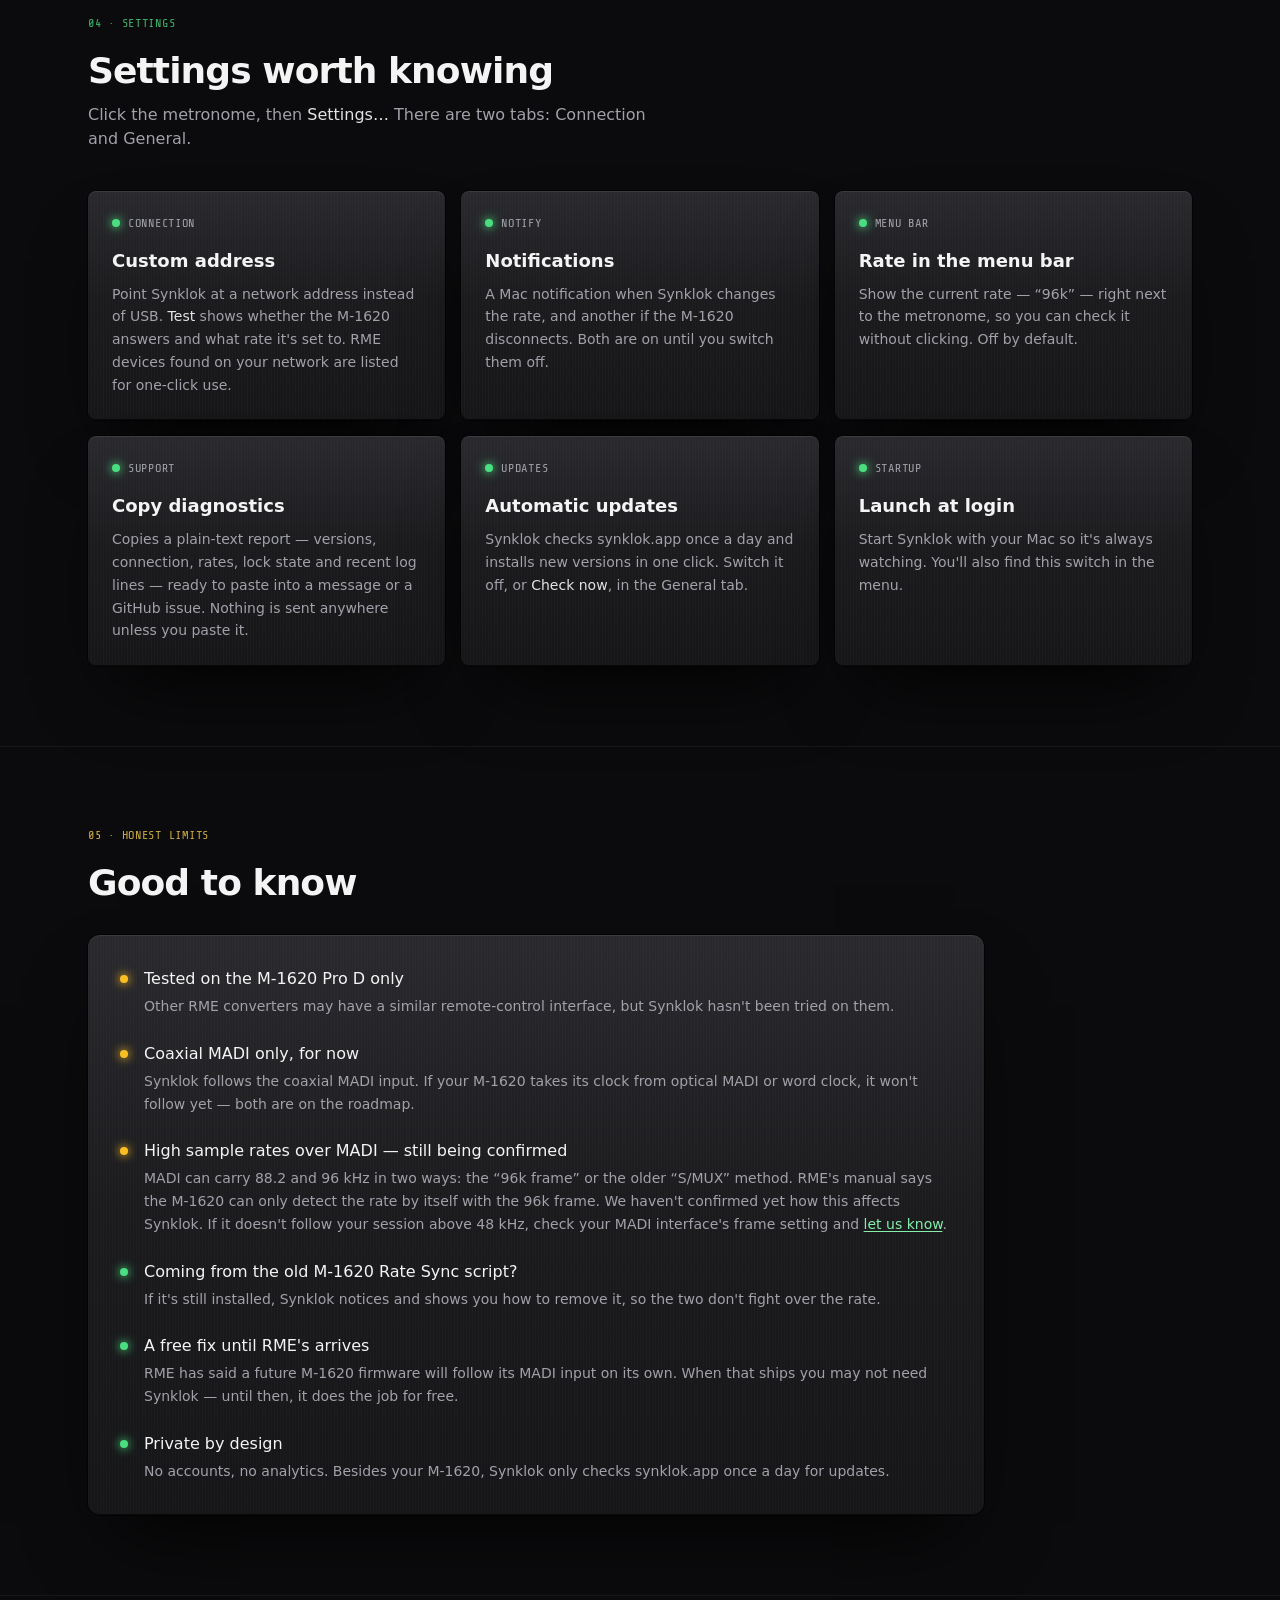
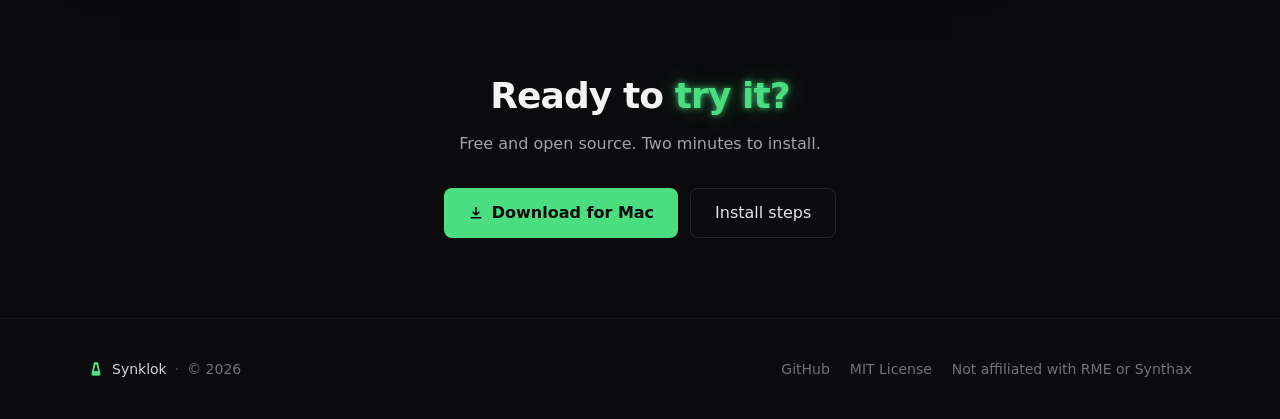
<file: how-it-works/index.html>
<!DOCTYPE html>
<html lang="en" class="scroll-smooth">
<head>
  <meta charset="UTF-8" />
  <meta name="viewport" content="width=device-width, initial-scale=1.0" />
  <title>How Synklok works — RME M-1620 Pro D sample rate sync</title>
  <meta name="description" content="A plain-language guide to how Synklok keeps an RME M-1620 Pro D's sample rate matched to its MADI input: the problem, what the app does, what you need, and its limits." />
  <meta name="theme-color" content="#0b0b0d" />

  <!-- Open Graph / social -->
  <meta property="og:title" content="How Synklok works with the RME M-1620 Pro D" />
  <meta property="og:description" content="The problem, what Synklok does about it, what you need, and its honest limits — in plain words." />
  <meta property="og:type" content="article" />
  <meta property="og:url" content="https://synklok.app/how-it-works/" />
  <meta property="og:image" content="https://synklok.app/og.png" />
  <meta property="og:image:width" content="1200" />
  <meta property="og:image:height" content="630" />
  <meta property="og:image:alt" content="Synklok — Set it once. Sync forever." />
  <meta name="twitter:card" content="summary_large_image" />

  <!-- Favicon: the metronome mark, green-400 to match the app icon -->
  <link rel="icon" type="image/svg+xml" href="data:image/svg+xml,%3Csvg xmlns='http://www.w3.org/2000/svg' viewBox='0 0 24 24' fill='%234ade80'%3E%3Cpath d='M9 2h6l4 18-2 2H7l-2-2L9 2zm2 4l-2 9h6l-2-9h-2z'/%3E%3C/svg%3E" />
  <link rel="apple-touch-icon" href="/apple-touch-icon.png" />
  <link rel="preload" href="/fonts/share-tech-mono.woff2" as="font" type="font/woff2" crossorigin />

  <!-- Built from src/input.css; see tailwind.config.js for the rebuild command -->
  <link rel="stylesheet" href="/styles.css" />
</head>

<body class="text-zinc-100 font-sans antialiased">

  <!-- ── Nav ─────────────────────────────────────────────── -->
  <nav class="border-b border-white/5 sticky top-0 z-50 bg-[#0b0b0d]/80 backdrop-blur-md">
    <div class="max-w-6xl mx-auto px-6 h-14 flex items-center justify-between">
      <a href="/" class="flex items-center gap-2 font-semibold tracking-tight">
        <svg viewBox="0 0 24 24" fill="currentColor" class="w-5 h-5 text-green-400"><path d="M9 2h6l4 18-2 2H7l-2-2L9 2zm2 4l-2 9h6l-2-9h-2z"/></svg>
        Synklok
      </a>
      <div class="flex items-center gap-5 text-sm text-zinc-400">
        <a href="/how-it-works/" aria-current="page" class="hidden sm:inline text-zinc-100">How it works</a>
        <a href="/#install" class="whitespace-nowrap hover:text-zinc-100 transition">Install</a>
        <a href="https://github.com/blaisjohn/synklok" class="hidden sm:inline hover:text-zinc-100 transition">GitHub</a>
        <a href="/download" class="inline-flex items-center bg-green-400 hover:bg-green-300 text-zinc-950 font-semibold px-3 py-1.5 rounded-md transition">Download</a>
      </div>
    </div>
  </nav>

  <!-- ── Header ──────────────────────────────────────────── -->
  <header class="relative overflow-hidden">
    <div class="absolute inset-0 pointer-events-none" style="background: radial-gradient(700px 320px at 50% 20%, rgba(74,222,128,0.09), transparent 70%)"></div>
    <div class="max-w-6xl mx-auto px-6 pt-20 pb-12 relative">
      <p class="led text-green-400/80 text-xs uppercase tracking-[0.3em] mb-5">Explainer · RME M-1620 Pro D</p>
      <h1 class="text-4xl sm:text-6xl font-extrabold tracking-tight leading-[0.95]">
        How Synklok works<br/><span class="glow-green">in plain words.</span>
      </h1>
      <p class="mt-6 text-lg text-zinc-400 leading-relaxed max-w-3xl">
        Your M-1620 Pro D doesn't change its sample rate when the MADI signal coming into it does.
        Synklok watches the converter and changes it for you. Here's how that works, what you need,
        and where the limits are.
      </p>
      <div class="mt-8 flex flex-wrap gap-2 text-sm">
        <a href="#problem" class="led border border-white/10 hover:border-green-400/60 text-zinc-300 px-3 py-1.5 rounded-md transition"><span class="text-zinc-500">01</span> The problem</a>
        <a href="#what" class="led border border-white/10 hover:border-green-400/60 text-zinc-300 px-3 py-1.5 rounded-md transition"><span class="text-zinc-500">02</span> What it does</a>
        <a href="#need" class="led border border-white/10 hover:border-green-400/60 text-zinc-300 px-3 py-1.5 rounded-md transition"><span class="text-zinc-500">03</span> What you need</a>
        <a href="#settings" class="led border border-white/10 hover:border-green-400/60 text-zinc-300 px-3 py-1.5 rounded-md transition"><span class="text-zinc-500">04</span> Settings</a>
        <a href="#limits" class="led border border-white/10 hover:border-green-400/60 text-zinc-300 px-3 py-1.5 rounded-md transition"><span class="text-zinc-500">05</span> Good to know</a>
      </div>
    </div>
  </header>

  <!-- ── 01 The problem ──────────────────────────────────── -->
  <section id="problem" class="scroll-mt-14 border-t border-white/5">
    <div class="max-w-6xl mx-auto px-6 py-20 grid lg:grid-cols-[1.2fr_1fr] gap-12 items-center">
      <div>
        <p class="led text-xs text-amber-300/80 tracking-[0.25em] mb-5">01 · THE PROBLEM</p>
        <h2 class="text-3xl sm:text-4xl font-bold tracking-tight mb-6">The M-1620 doesn't follow on its own</h2>
        <div class="space-y-5 text-zinc-400 leading-relaxed">
          <p>
            <span class="text-zinc-100 font-medium">Sample rate</span> is how many times per second digital audio
            is measured — 44.1k, 48k, 96k and so on. Every device in a digital chain has to run at the same rate,
            ticking in step with one shared clock.
          </p>
          <p>
            <span class="text-zinc-100 font-medium">MADI</span> is a single cable that carries up to 64 channels
            of audio between your MADI interface and the M-1620. When you change your session's rate, the
            interface switches, and so does the signal on that cable. The M-1620 Pro D doesn't. It stays at
            whatever rate it was set to — on its front panel or in its web remote — until someone changes it.
          </p>
        </div>
        <blockquote class="mt-6 border-l-2 border-amber-300/50 pl-4">
          <p class="text-zinc-200">“The external clock must match the sample rate configured”</p>
          <footer class="mt-1 text-xs text-zinc-500">RME M-1620 Pro D User's Guide, section 11.2</footer>
        </blockquote>
        <p class="mt-6 text-zinc-400 leading-relaxed">
          When the two disagree you get clicks, dropouts, or audio at the wrong speed and pitch — until
          someone walks over to the rack and fixes it.
        </p>
      </div>

      <!-- Static display: session at 96k, converter still at 48k -->
      <figure>
        <div class="panel rounded-lg p-5 sm:p-6">
          <div class="flex items-center justify-between mb-4">
            <span class="text-[11px] font-semibold tracking-[0.2em] text-zinc-400">M-1620 PRO D</span>
            <span class="flex items-center gap-2"><span class="dot dot-amber"></span><span class="text-[10px] led text-amber-300">OUT OF STEP</span></span>
          </div>
          <div class="grid grid-cols-2 gap-4">
            <div>
              <div class="text-[10px] led text-zinc-500 mb-1.5 tracking-widest">MADI IN</div>
              <div class="window scanlines rounded-md px-3 sm:px-4 py-3">
                <span class="led glow-green text-3xl sm:text-4xl">96.0</span><span class="led text-green-400/60 text-xs sm:text-sm ml-1">kHz</span>
              </div>
            </div>
            <div>
              <div class="text-[10px] led text-zinc-500 mb-1.5 tracking-widest">DEVICE</div>
              <div class="window scanlines rounded-md px-3 sm:px-4 py-3">
                <span class="led glow-amber text-3xl sm:text-4xl">48.0</span><span class="led text-amber-300/60 text-xs sm:text-sm ml-1">kHz</span>
              </div>
            </div>
          </div>
        </div>
        <figcaption class="mt-3 text-sm text-zinc-500">The session moved to 96k. The converter is still at 48k.</figcaption>
      </figure>
    </div>
  </section>

  <!-- ── 02 What Synklok does ────────────────────────────── -->
  <section id="what" class="scroll-mt-14 border-t border-white/5">
    <div class="max-w-6xl mx-auto px-6 py-20">
      <p class="led text-xs text-green-400/80 tracking-[0.25em] mb-5">02 · WHAT SYNKLOK DOES</p>
      <h2 class="text-3xl sm:text-4xl font-bold tracking-tight mb-6">It asks, compares, and sets</h2>
      <p class="text-zinc-400 leading-relaxed max-w-3xl">
        The M-1620 has a remote-control interface built in, documented in RME's manual. Synklok uses it to talk
        to the converter directly — over a USB cable or your network. Nothing gets installed on the M-1620, and
        no audio ever passes through Synklok.
      </p>

      <div class="mt-10 grid lg:grid-cols-[1.4fr_1fr] gap-6 items-start">
        <div class="panel rounded-xl p-6 sm:p-8">
          <ol class="space-y-7">
            <li class="flex gap-4">
              <span class="led flex-shrink-0 w-8 h-8 rounded-md window flex items-center justify-center glow-green text-sm">01</span>
              <div>
                <div class="led text-[10px] text-zinc-500 tracking-widest">ASK · TWICE A SECOND</div>
                <div class="text-sm text-zinc-400 mt-1.5 leading-relaxed">Synklok asks the M-1620 three things: what rate it's set to, what rate is arriving on its coaxial MADI input, and whether that input is <span class="text-zinc-200">locked</span> — receiving a clean, steady signal.</div>
              </div>
            </li>
            <li class="flex gap-4">
              <span class="led flex-shrink-0 w-8 h-8 rounded-md window flex items-center justify-center glow-green text-sm">02</span>
              <div>
                <div class="led text-[10px] text-zinc-500 tracking-widest">COMPARE</div>
                <div class="text-sm text-zinc-400 mt-1.5 leading-relaxed">If the MADI input is at a standard rate — 44.1, 48, 88.2, 96, 176.4 or 192 kHz — and the M-1620 is set to something else, they don't agree.</div>
              </div>
            </li>
            <li class="flex gap-4">
              <span class="led flex-shrink-0 w-8 h-8 rounded-md window flex items-center justify-center glow-green text-sm">03</span>
              <div>
                <div class="led text-[10px] text-zinc-500 tracking-widest">SET</div>
                <div class="text-sm text-zinc-400 mt-1.5 leading-relaxed">Synklok tells the M-1620 to switch to the MADI rate, then gives it two seconds to settle before checking again. Most changes are done within a second or two.</div>
              </div>
            </li>
          </ol>
        </div>

        <!-- What the menu shows, drawn as a front panel -->
        <figure>
          <div class="panel rounded-xl p-5">
            <div class="flex items-center gap-2 mb-4">
              <span class="dot dot-on"></span>
              <span class="text-[11px] font-semibold tracking-[0.2em] text-zinc-400">CONNECTED</span>
              <span class="ml-auto text-[10px] led text-zinc-500">172.20.0.1</span>
            </div>
            <div class="window scanlines rounded-md px-4 py-3 space-y-2 led text-sm">
              <div class="flex justify-between gap-4"><span class="text-green-400/60">DEVICE RATE</span><span class="glow-green">96.0 kHz</span></div>
              <div class="flex justify-between gap-4"><span class="text-green-400/60">MADI INPUT</span><span class="glow-green">96.0 kHz</span></div>
              <div class="flex justify-between gap-4"><span class="text-green-400/60">MADI SYNC</span><span class="glow-green">LOCKED</span></div>
            </div>
            <div class="mt-4 text-[10px] led text-zinc-500 tracking-widest">RECENT CHANGES</div>
            <div class="mt-1.5 led text-xs text-zinc-300">14:02 &nbsp;48.0 → 96.0 kHz</div>
          </div>
          <figcaption class="mt-3 text-sm text-zinc-500">Click the metronome in your menu bar to see this at any time.</figcaption>
        </figure>
      </div>

      <div class="mt-12 grid sm:grid-cols-2 gap-x-10 gap-y-8 max-w-4xl">
        <div>
          <div class="led text-xs text-zinc-500 tracking-widest mb-1.5">ANY DAW · ANY MADI SOURCE</div>
          <p class="text-zinc-300 leading-relaxed">It watches the converter, not your software. Pro Tools, Logic, Cubase, Reaper, a live console or a MADI router all work the same way: if the rate arriving at the M-1620 changes, Synklok follows.</p>
        </div>
        <div>
          <div class="led text-xs text-zinc-500 tracking-widest mb-1.5">WARNS YOU</div>
          <p class="text-zinc-300 leading-relaxed">If the M-1620 and a locked MADI input still disagree after three seconds, the metronome in your menu bar turns into a warning triangle.</p>
        </div>
        <div>
          <div class="led text-xs text-zinc-500 tracking-widest mb-1.5">PAUSES WHEN ASKED</div>
          <p class="text-zinc-300 leading-relaxed">Need the converter to stay put? Switch off <span class="text-zinc-100">Auto-sync</span> in the menu. Synklok keeps showing you the rates but stops changing anything.</p>
        </div>
        <div>
          <div class="led text-xs text-zinc-500 tracking-widest mb-1.5">RECONNECTS</div>
          <p class="text-zinc-300 leading-relaxed">If it can't reach the M-1620 — a cable pulled, the unit switched off — it tries again every three seconds, and can send you a notification when the connection drops.</p>
        </div>
      </div>
    </div>
  </section>

  <!-- ── 03 What you need ────────────────────────────────── -->
  <section id="need" class="scroll-mt-14 border-t border-white/5">
    <div class="max-w-6xl mx-auto px-6 py-20"><div class="max-w-4xl">
      <p class="led text-xs text-green-400/80 tracking-[0.25em] mb-5">03 · WHAT YOU NEED</p>
      <h2 class="text-3xl sm:text-4xl font-bold tracking-tight mb-8">Four things</h2>

      <div class="panel rounded-xl p-6 sm:p-8">
        <ul class="space-y-5 text-zinc-400 leading-relaxed">
          <li class="flex items-start gap-3"><span class="text-green-400 mt-0.5">✓</span><span><span class="text-zinc-100 font-medium">A Mac running macOS 14 Sonoma or newer</span> — Apple silicon or Intel.</span></li>
          <li class="flex items-start gap-3"><span class="text-green-400 mt-0.5">✓</span><span><span class="text-zinc-100 font-medium">An RME M-1620 Pro D your Mac can reach</span> — by USB or over your network (see below).</span></li>
          <li class="flex items-start gap-3"><span class="text-green-400 mt-0.5">✓</span><span><span class="text-zinc-100 font-medium">MADI arriving on the M-1620's coaxial input</span> — the round BNC connector. Optical MADI and word clock are on the roadmap.</span></li>
          <li class="flex items-start gap-3"><span class="text-green-400 mt-0.5">✓</span><span><span class="text-zinc-100 font-medium">Local network permission.</span> macOS asks the first time you open Synklok. Even over USB the M-1620 shows up as a small network connection, so Synklok needs this either way. Missed it? System Settings → Privacy &amp; Security → Local Network.</span></li>
        </ul>
      </div>

      <h3 class="mt-12 mb-4 text-xl font-semibold tracking-tight">Two ways to connect</h3>
      <div class="grid sm:grid-cols-2 gap-4">
        <div class="panel rounded-lg p-6 ring-1 ring-green-400/30">
          <div class="flex items-center gap-2 mb-4"><span class="dot dot-on"></span><span class="led text-xs text-zinc-400 tracking-widest">USB REMOTE · DEFAULT</span></div>
          <p class="text-sm text-zinc-400 leading-relaxed">Plug a standard USB cable from your Mac into the USB port on the back of the M-1620. It appears at <span class="led text-zinc-200">172.20.0.1</span>, which is where Synklok looks by default — nothing to set up. The port carries control only, not audio.</p>
        </div>
        <div class="panel rounded-lg p-6">
          <div class="flex items-center gap-2 mb-4"><span class="dot dot-on"></span><span class="led text-xs text-zinc-400 tracking-widest">NETWORK · LAN</span></div>
          <p class="text-sm text-zinc-400 leading-relaxed">If the M-1620 is on your studio network, open <span class="text-zinc-200">Settings → Connection</span>, turn on <span class="text-zinc-200">Use custom IP / hostname</span> and enter its address (like <span class="led text-zinc-200">192.168.1.42</span> or <span class="led text-zinc-200">m1620.local</span>) — or pick it from the devices Synklok finds. Press <span class="text-zinc-200">Test</span> to check.</p>
        </div>
      </div>
    </div></div>
  </section>

  <!-- ── 04 Settings ─────────────────────────────────────── -->
  <section id="settings" class="scroll-mt-14 border-t border-white/5">
    <div class="max-w-6xl mx-auto px-6 py-20">
      <p class="led text-xs text-green-400/80 tracking-[0.25em] mb-5">04 · SETTINGS</p>
      <h2 class="text-3xl sm:text-4xl font-bold tracking-tight mb-3">Settings worth knowing</h2>
      <p class="text-zinc-400 mb-10 max-w-xl">Click the metronome, then <span class="text-zinc-200">Settings…</span> There are two tabs: Connection and General.</p>

      <div class="grid sm:grid-cols-2 lg:grid-cols-3 gap-4">
        <div class="panel rounded-lg p-6">
          <div class="flex items-center gap-2 mb-4"><span class="dot dot-on"></span><span class="led text-xs text-zinc-400 tracking-widest">CONNECTION</span></div>
          <h3 class="font-semibold text-lg mb-2">Custom address</h3>
          <p class="text-sm text-zinc-400 leading-relaxed">Point Synklok at a network address instead of USB. <span class="text-zinc-200">Test</span> shows whether the M-1620 answers and what rate it's set to. RME devices found on your network are listed for one-click use.</p>
        </div>
        <div class="panel rounded-lg p-6">
          <div class="flex items-center gap-2 mb-4"><span class="dot dot-on"></span><span class="led text-xs text-zinc-400 tracking-widest">NOTIFY</span></div>
          <h3 class="font-semibold text-lg mb-2">Notifications</h3>
          <p class="text-sm text-zinc-400 leading-relaxed">A Mac notification when Synklok changes the rate, and another if the M-1620 disconnects. Both are on until you switch them off.</p>
        </div>
        <div class="panel rounded-lg p-6">
          <div class="flex items-center gap-2 mb-4"><span class="dot dot-on"></span><span class="led text-xs text-zinc-400 tracking-widest">MENU BAR</span></div>
          <h3 class="font-semibold text-lg mb-2">Rate in the menu bar</h3>
          <p class="text-sm text-zinc-400 leading-relaxed">Show the current rate — “96k” — right next to the metronome, so you can check it without clicking. Off by default.</p>
        </div>
        <div class="panel rounded-lg p-6">
          <div class="flex items-center gap-2 mb-4"><span class="dot dot-on"></span><span class="led text-xs text-zinc-400 tracking-widest">SUPPORT</span></div>
          <h3 class="font-semibold text-lg mb-2">Copy diagnostics</h3>
          <p class="text-sm text-zinc-400 leading-relaxed">Copies a plain-text report — versions, connection, rates, lock state and recent log lines — ready to paste into a message or a GitHub issue. Nothing is sent anywhere unless you paste it.</p>
        </div>
        <div class="panel rounded-lg p-6">
          <div class="flex items-center gap-2 mb-4"><span class="dot dot-on"></span><span class="led text-xs text-zinc-400 tracking-widest">UPDATES</span></div>
          <h3 class="font-semibold text-lg mb-2">Automatic updates</h3>
          <p class="text-sm text-zinc-400 leading-relaxed">Synklok checks synklok.app once a day and installs new versions in one click. Switch it off, or <span class="text-zinc-200">Check now</span>, in the General tab.</p>
        </div>
        <div class="panel rounded-lg p-6">
          <div class="flex items-center gap-2 mb-4"><span class="dot dot-on"></span><span class="led text-xs text-zinc-400 tracking-widest">STARTUP</span></div>
          <h3 class="font-semibold text-lg mb-2">Launch at login</h3>
          <p class="text-sm text-zinc-400 leading-relaxed">Start Synklok with your Mac so it's always watching. You'll also find this switch in the menu.</p>
        </div>
      </div>
    </div>
  </section>

  <!-- ── 05 Good to know ─────────────────────────────────── -->
  <section id="limits" class="scroll-mt-14 border-t border-white/5">
    <div class="max-w-6xl mx-auto px-6 py-20"><div class="max-w-4xl">
      <p class="led text-xs text-amber-300/80 tracking-[0.25em] mb-5">05 · HONEST LIMITS</p>
      <h2 class="text-3xl sm:text-4xl font-bold tracking-tight mb-8">Good to know</h2>

      <div class="panel rounded-xl p-6 sm:p-8">
        <ul class="space-y-6">
          <li class="flex gap-4">
            <span class="dot dot-amber mt-2"></span>
            <div><div class="font-medium text-zinc-100">Tested on the M-1620 Pro D only</div><p class="text-sm text-zinc-400 mt-1 leading-relaxed">Other RME converters may have a similar remote-control interface, but Synklok hasn't been tried on them.</p></div>
          </li>
          <li class="flex gap-4">
            <span class="dot dot-amber mt-2"></span>
            <div><div class="font-medium text-zinc-100">Coaxial MADI only, for now</div><p class="text-sm text-zinc-400 mt-1 leading-relaxed">Synklok follows the coaxial MADI input. If your M-1620 takes its clock from optical MADI or word clock, it won't follow yet — both are on the roadmap.</p></div>
          </li>
          <li class="flex gap-4">
            <span class="dot dot-amber mt-2"></span>
            <div><div class="font-medium text-zinc-100">High sample rates over MADI — still being confirmed</div><p class="text-sm text-zinc-400 mt-1 leading-relaxed">MADI can carry 88.2 and 96 kHz in two ways: the “96k frame” or the older “S/MUX” method. RME's manual says the M-1620 can only detect the rate by itself with the 96k frame. We haven't confirmed yet how this affects Synklok. If it doesn't follow your session above 48 kHz, check your MADI interface's frame setting and <a href="https://github.com/blaisjohn/synklok/issues" class="text-green-300 hover:text-green-200 underline underline-offset-2">let us know</a>.</p></div>
          </li>
          <li class="flex gap-4">
            <span class="dot dot-on mt-2"></span>
            <div><div class="font-medium text-zinc-100">Coming from the old M-1620 Rate Sync script?</div><p class="text-sm text-zinc-400 mt-1 leading-relaxed">If it's still installed, Synklok notices and shows you how to remove it, so the two don't fight over the rate.</p></div>
          </li>
          <li class="flex gap-4">
            <span class="dot dot-on mt-2"></span>
            <div><div class="font-medium text-zinc-100">A free fix until RME's arrives</div><p class="text-sm text-zinc-400 mt-1 leading-relaxed">RME has said a future M-1620 firmware will follow its MADI input on its own. When that ships you may not need Synklok — until then, it does the job for free.</p></div>
          </li>
          <li class="flex gap-4">
            <span class="dot dot-on mt-2"></span>
            <div><div class="font-medium text-zinc-100">Private by design</div><p class="text-sm text-zinc-400 mt-1 leading-relaxed">No accounts, no analytics. Besides your M-1620, Synklok only checks synklok.app once a day for updates.</p></div>
          </li>
        </ul>
      </div>
    </div></div>
  </section>

  <!-- ── CTA ─────────────────────────────────────────────── -->
  <section class="border-t border-white/5">
    <div class="max-w-4xl mx-auto px-6 py-20 text-center">
      <h2 class="text-3xl sm:text-4xl font-bold tracking-tight">Ready to <span class="glow-green">try it?</span></h2>
      <p class="mt-4 text-zinc-400">Free and open source. Two minutes to install.</p>
      <div class="mt-8 flex flex-wrap justify-center gap-3">
        <a href="/download" class="inline-flex items-center gap-2 bg-green-400 hover:bg-green-300 text-zinc-950 font-semibold px-6 py-3 rounded-lg transition">
          <svg viewBox="0 0 24 24" fill="none" stroke="currentColor" stroke-width="2.25" class="w-4 h-4"><path d="M12 3v12m0 0l-5-5m5 5l5-5M4 19h16"/></svg>
          Download for Mac
        </a>
        <a href="/#install" class="inline-flex items-center gap-2 border border-white/10 hover:border-white/25 text-zinc-200 font-medium px-6 py-3 rounded-lg transition">
          Install steps
        </a>
      </div>
    </div>
  </section>

  <!-- ── Footer ──────────────────────────────────────────── -->
  <footer class="border-t border-white/5">
    <div class="max-w-6xl mx-auto px-6 py-10 flex flex-wrap items-center justify-between gap-4 text-sm text-zinc-500">
      <div class="flex items-center gap-2">
        <svg viewBox="0 0 24 24" fill="currentColor" class="w-4 h-4 text-green-400"><path d="M9 2h6l4 18-2 2H7l-2-2L9 2zm2 4l-2 9h6l-2-9h-2z"/></svg>
        <span class="font-medium text-zinc-300">Synklok</span><span class="text-zinc-600">·</span><span>© 2026</span>
      </div>
      <div class="flex flex-wrap items-center gap-x-5 gap-y-2">
        <a href="https://github.com/blaisjohn/synklok" class="hover:text-zinc-200 transition">GitHub</a>
        <a href="https://github.com/blaisjohn/synklok/blob/main/LICENSE" class="hover:text-zinc-200 transition">MIT License</a>
        <span>Not affiliated with RME or Synthax</span>
      </div>
    </div>
  </footer>

</body>
</html>
</file>
<file: styles.css>
*,:after,:before{--tw-border-spacing-x:0;--tw-border-spacing-y:0;--tw-translate-x:0;--tw-translate-y:0;--tw-rotate:0;--tw-skew-x:0;--tw-skew-y:0;--tw-scale-x:1;--tw-scale-y:1;--tw-pan-x: ;--tw-pan-y: ;--tw-pinch-zoom: ;--tw-scroll-snap-strictness:proximity;--tw-gradient-from-position: ;--tw-gradient-via-position: ;--tw-gradient-to-position: ;--tw-ordinal: ;--tw-slashed-zero: ;--tw-numeric-figure: ;--tw-numeric-spacing: ;--tw-numeric-fraction: ;--tw-ring-inset: ;--tw-ring-offset-width:0px;--tw-ring-offset-color:#fff;--tw-ring-color:rgba(59,130,246,.5);--tw-ring-offset-shadow:0 0 #0000;--tw-ring-shadow:0 0 #0000;--tw-shadow:0 0 #0000;--tw-shadow-colored:0 0 #0000;--tw-blur: ;--tw-brightness: ;--tw-contrast: ;--tw-grayscale: ;--tw-hue-rotate: ;--tw-invert: ;--tw-saturate: ;--tw-sepia: ;--tw-drop-shadow: ;--tw-backdrop-blur: ;--tw-backdrop-brightness: ;--tw-backdrop-contrast: ;--tw-backdrop-grayscale: ;--tw-backdrop-hue-rotate: ;--tw-backdrop-invert: ;--tw-backdrop-opacity: ;--tw-backdrop-saturate: ;--tw-backdrop-sepia: ;--tw-contain-size: ;--tw-contain-layout: ;--tw-contain-paint: ;--tw-contain-style: }::backdrop{--tw-border-spacing-x:0;--tw-border-spacing-y:0;--tw-translate-x:0;--tw-translate-y:0;--tw-rotate:0;--tw-skew-x:0;--tw-skew-y:0;--tw-scale-x:1;--tw-scale-y:1;--tw-pan-x: ;--tw-pan-y: ;--tw-pinch-zoom: ;--tw-scroll-snap-strictness:proximity;--tw-gradient-from-position: ;--tw-gradient-via-position: ;--tw-gradient-to-position: ;--tw-ordinal: ;--tw-slashed-zero: ;--tw-numeric-figure: ;--tw-numeric-spacing: ;--tw-numeric-fraction: ;--tw-ring-inset: ;--tw-ring-offset-width:0px;--tw-ring-offset-color:#fff;--tw-ring-color:rgba(59,130,246,.5);--tw-ring-offset-shadow:0 0 #0000;--tw-ring-shadow:0 0 #0000;--tw-shadow:0 0 #0000;--tw-shadow-colored:0 0 #0000;--tw-blur: ;--tw-brightness: ;--tw-contrast: ;--tw-grayscale: ;--tw-hue-rotate: ;--tw-invert: ;--tw-saturate: ;--tw-sepia: ;--tw-drop-shadow: ;--tw-backdrop-blur: ;--tw-backdrop-brightness: ;--tw-backdrop-contrast: ;--tw-backdrop-grayscale: ;--tw-backdrop-hue-rotate: ;--tw-backdrop-invert: ;--tw-backdrop-opacity: ;--tw-backdrop-saturate: ;--tw-backdrop-sepia: ;--tw-contain-size: ;--tw-contain-layout: ;--tw-contain-paint: ;--tw-contain-style: }/*! tailwindcss v3.4.19 | MIT License | https://tailwindcss.com*/*,:after,:before{box-sizing:border-box;border:0 solid #e5e7eb}:after,:before{--tw-content:""}:host,html{line-height:1.5;-webkit-text-size-adjust:100%;-moz-tab-size:4;-o-tab-size:4;tab-size:4;font-family:system-ui,-apple-system,BlinkMacSystemFont,Segoe UI,sans-serif;font-feature-settings:normal;font-variation-settings:normal;-webkit-tap-highlight-color:transparent}body{margin:0;line-height:inherit}hr{height:0;color:inherit;border-top-width:1px}abbr:where([title]){-webkit-text-decoration:underline dotted;text-decoration:underline dotted}h1,h2,h3,h4,h5,h6{font-size:inherit;font-weight:inherit}a{color:inherit;text-decoration:inherit}b,strong{font-weight:bolder}code,kbd,pre,samp{font-family:ui-monospace,SFMono-Regular,Menlo,monospace;font-feature-settings:normal;font-variation-settings:normal;font-size:1em}small{font-size:80%}sub,sup{font-size:75%;line-height:0;position:relative;vertical-align:baseline}sub{bottom:-.25em}sup{top:-.5em}table{text-indent:0;border-color:inherit;border-collapse:collapse}button,input,optgroup,select,textarea{font-family:inherit;font-feature-settings:inherit;font-variation-settings:inherit;font-size:100%;font-weight:inherit;line-height:inherit;letter-spacing:inherit;color:inherit;margin:0;padding:0}button,select{text-transform:none}button,input:where([type=button]),input:where([type=reset]),input:where([type=submit]){-webkit-appearance:button;background-color:transparent;background-image:none}:-moz-focusring{outline:auto}:-moz-ui-invalid{box-shadow:none}progress{vertical-align:baseline}::-webkit-inner-spin-button,::-webkit-outer-spin-button{height:auto}[type=search]{-webkit-appearance:textfield;outline-offset:-2px}::-webkit-search-decoration{-webkit-appearance:none}::-webkit-file-upload-button{-webkit-appearance:button;font:inherit}summary{display:list-item}blockquote,dd,dl,figure,h1,h2,h3,h4,h5,h6,hr,p,pre{margin:0}fieldset{margin:0}fieldset,legend{padding:0}menu,ol,ul{list-style:none;margin:0;padding:0}dialog{padding:0}textarea{resize:vertical}input::-moz-placeholder,textarea::-moz-placeholder{opacity:1;color:#9ca3af}input::placeholder,textarea::placeholder{opacity:1;color:#9ca3af}[role=button],button{cursor:pointer}:disabled{cursor:default}audio,canvas,embed,iframe,img,object,svg,video{display:block;vertical-align:middle}img,video{max-width:100%;height:auto}[hidden]:where(:not([hidden=until-found])){display:none}.pointer-events-none{pointer-events:none}.absolute{position:absolute}.relative{position:relative}.sticky{position:sticky}.inset-0{inset:0}.top-0{top:0}.z-50{z-index:50}.col-span-2{grid-column:span 2/span 2}.mx-auto{margin-left:auto;margin-right:auto}.mb-1\.5{margin-bottom:.375rem}.mb-10{margin-bottom:2.5rem}.mb-12{margin-bottom:3rem}.mb-2{margin-bottom:.5rem}.mb-3{margin-bottom:.75rem}.mb-4{margin-bottom:1rem}.mb-5{margin-bottom:1.25rem}.mb-6{margin-bottom:1.5rem}.mb-8{margin-bottom:2rem}.ml-1{margin-left:.25rem}.ml-auto{margin-left:auto}.mt-0\.5{margin-top:.125rem}.mt-1{margin-top:.25rem}.mt-1\.5{margin-top:.375rem}.mt-10{margin-top:2.5rem}.mt-12{margin-top:3rem}.mt-16{margin-top:4rem}.mt-2{margin-top:.5rem}.mt-3{margin-top:.75rem}.mt-4{margin-top:1rem}.mt-5{margin-top:1.25rem}.mt-6{margin-top:1.5rem}.mt-8{margin-top:2rem}.inline-block{display:inline-block}.flex{display:flex}.inline-flex{display:inline-flex}.grid{display:grid}.hidden{display:none}.h-12{height:3rem}.h-14{height:3.5rem}.h-3\.5{height:.875rem}.h-4{height:1rem}.h-5{height:1.25rem}.h-6{height:1.5rem}.h-8{height:2rem}.h-9{height:2.25rem}.w-0\.5{width:.125rem}.w-10{width:2.5rem}.w-12{width:3rem}.w-3\.5{width:.875rem}.w-4{width:1rem}.w-5{width:1.25rem}.w-8{width:2rem}.w-9{width:2.25rem}.max-w-2xl{max-width:42rem}.max-w-3xl{max-width:48rem}.max-w-4xl{max-width:56rem}.max-w-5xl{max-width:64rem}.max-w-6xl{max-width:72rem}.max-w-xl{max-width:36rem}.flex-1{flex:1 1 0%}.flex-shrink-0{flex-shrink:0}.scroll-mt-14{scroll-margin-top:3.5rem}.grid-cols-2{grid-template-columns:repeat(2,minmax(0,1fr))}.flex-col{flex-direction:column}.flex-wrap{flex-wrap:wrap}.items-start{align-items:flex-start}.items-center{align-items:center}.items-stretch{align-items:stretch}.justify-center{justify-content:center}.justify-between{justify-content:space-between}.gap-1{gap:.25rem}.gap-12{gap:3rem}.gap-2{gap:.5rem}.gap-3{gap:.75rem}.gap-4{gap:1rem}.gap-5{gap:1.25rem}.gap-6{gap:1.5rem}.gap-8{gap:2rem}.gap-x-10{-moz-column-gap:2.5rem;column-gap:2.5rem}.gap-x-5{-moz-column-gap:1.25rem;column-gap:1.25rem}.gap-y-2{row-gap:.5rem}.gap-y-6{row-gap:1.5rem}.gap-y-8{row-gap:2rem}.space-y-2>:not([hidden])~:not([hidden]){--tw-space-y-reverse:0;margin-top:calc(.5rem*(1 - var(--tw-space-y-reverse)));margin-bottom:calc(.5rem*var(--tw-space-y-reverse))}.space-y-3>:not([hidden])~:not([hidden]){--tw-space-y-reverse:0;margin-top:calc(.75rem*(1 - var(--tw-space-y-reverse)));margin-bottom:calc(.75rem*var(--tw-space-y-reverse))}.space-y-5>:not([hidden])~:not([hidden]){--tw-space-y-reverse:0;margin-top:calc(1.25rem*(1 - var(--tw-space-y-reverse)));margin-bottom:calc(1.25rem*var(--tw-space-y-reverse))}.space-y-6>:not([hidden])~:not([hidden]){--tw-space-y-reverse:0;margin-top:calc(1.5rem*(1 - var(--tw-space-y-reverse)));margin-bottom:calc(1.5rem*var(--tw-space-y-reverse))}.space-y-7>:not([hidden])~:not([hidden]){--tw-space-y-reverse:0;margin-top:calc(1.75rem*(1 - var(--tw-space-y-reverse)));margin-bottom:calc(1.75rem*var(--tw-space-y-reverse))}.overflow-hidden{overflow:hidden}.scroll-smooth{scroll-behavior:smooth}.whitespace-nowrap{white-space:nowrap}.rounded-full{border-radius:9999px}.rounded-lg{border-radius:.5rem}.rounded-md{border-radius:.375rem}.rounded-xl{border-radius:.75rem}.rounded-l-md{border-top-left-radius:.375rem;border-bottom-left-radius:.375rem}.rounded-r-md{border-top-right-radius:.375rem;border-bottom-right-radius:.375rem}.border{border-width:1px}.border-y{border-top-width:1px}.border-b,.border-y{border-bottom-width:1px}.border-l-2{border-left-width:2px}.border-t{border-top-width:1px}.border-amber-300\/50{border-color:rgba(252,211,77,.5)}.border-black\/60{border-color:rgba(0,0,0,.6)}.border-black\/70{border-color:rgba(0,0,0,.7)}.border-green-400\/25{border-color:rgba(74,222,128,.25)}.border-white\/10{border-color:hsla(0,0%,100%,.1)}.border-white\/15{border-color:hsla(0,0%,100%,.15)}.border-white\/5{border-color:hsla(0,0%,100%,.05)}.bg-\[\#0b0b0d\]\/80{background-color:rgba(11,11,13,.8)}.bg-green-400{--tw-bg-opacity:1;background-color:rgb(74 222 128/var(--tw-bg-opacity,1))}.bg-green-400\/\[0\.06\]{background-color:rgba(74,222,128,.06)}.bg-white\/\[0\.015\]{background-color:hsla(0,0%,100%,.015)}.p-1{padding:.25rem}.p-5{padding:1.25rem}.p-6{padding:1.5rem}.px-3{padding-left:.75rem;padding-right:.75rem}.px-4{padding-left:1rem;padding-right:1rem}.px-5{padding-left:1.25rem;padding-right:1.25rem}.px-6{padding-left:1.5rem;padding-right:1.5rem}.py-1\.5{padding-top:.375rem;padding-bottom:.375rem}.py-10{padding-top:2.5rem;padding-bottom:2.5rem}.py-2{padding-top:.5rem;padding-bottom:.5rem}.py-2\.5{padding-top:.625rem;padding-bottom:.625rem}.py-20{padding-top:5rem;padding-bottom:5rem}.py-24{padding-top:6rem;padding-bottom:6rem}.py-3{padding-top:.75rem;padding-bottom:.75rem}.py-4{padding-top:1rem;padding-bottom:1rem}.py-6{padding-top:1.5rem;padding-bottom:1.5rem}.pb-10{padding-bottom:2.5rem}.pb-12{padding-bottom:3rem}.pb-24{padding-bottom:6rem}.pb-6{padding-bottom:1.5rem}.pl-4{padding-left:1rem}.pt-20{padding-top:5rem}.pt-4{padding-top:1rem}.pt-6{padding-top:1.5rem}.text-center{text-align:center}.font-sans{font-family:system-ui,-apple-system,BlinkMacSystemFont,Segoe UI,sans-serif}.text-2xl{font-size:1.5rem;line-height:2rem}.text-3xl{font-size:1.875rem;line-height:2.25rem}.text-4xl{font-size:2.25rem;line-height:2.5rem}.text-5xl{font-size:3rem;line-height:1}.text-\[10px\]{font-size:10px}.text-\[11px\]{font-size:11px}.text-\[9px\]{font-size:9px}.text-lg{font-size:1.125rem;line-height:1.75rem}.text-sm{font-size:.875rem;line-height:1.25rem}.text-xl{font-size:1.25rem;line-height:1.75rem}.text-xs{font-size:.75rem;line-height:1rem}.font-bold{font-weight:700}.font-extrabold{font-weight:800}.font-medium{font-weight:500}.font-semibold{font-weight:600}.uppercase{text-transform:uppercase}.leading-\[0\.95\]{line-height:.95}.leading-relaxed{line-height:1.625}.leading-snug{line-height:1.375}.tracking-\[0\.25em\]{letter-spacing:.25em}.tracking-\[0\.2em\]{letter-spacing:.2em}.tracking-\[0\.3em\]{letter-spacing:.3em}.tracking-tight{letter-spacing:-.025em}.tracking-widest{letter-spacing:.1em}.text-amber-300{--tw-text-opacity:1;color:rgb(252 211 77/var(--tw-text-opacity,1))}.text-amber-300\/60{color:rgba(252,211,77,.6)}.text-amber-300\/80{color:rgba(252,211,77,.8)}.text-green-200{--tw-text-opacity:1;color:rgb(187 247 208/var(--tw-text-opacity,1))}.text-green-300{--tw-text-opacity:1;color:rgb(134 239 172/var(--tw-text-opacity,1))}.text-green-400{--tw-text-opacity:1;color:rgb(74 222 128/var(--tw-text-opacity,1))}.text-green-400\/60{color:rgba(74,222,128,.6)}.text-green-400\/80{color:rgba(74,222,128,.8)}.text-zinc-100{--tw-text-opacity:1;color:rgb(244 244 245/var(--tw-text-opacity,1))}.text-zinc-200{--tw-text-opacity:1;color:rgb(228 228 231/var(--tw-text-opacity,1))}.text-zinc-300{--tw-text-opacity:1;color:rgb(212 212 216/var(--tw-text-opacity,1))}.text-zinc-400{--tw-text-opacity:1;color:rgb(161 161 170/var(--tw-text-opacity,1))}.text-zinc-500{--tw-text-opacity:1;color:rgb(113 113 122/var(--tw-text-opacity,1))}.text-zinc-600{--tw-text-opacity:1;color:rgb(82 82 91/var(--tw-text-opacity,1))}.text-zinc-950{--tw-text-opacity:1;color:rgb(9 9 11/var(--tw-text-opacity,1))}.underline{text-decoration-line:underline}.decoration-green-400\/60{text-decoration-color:rgba(74,222,128,.6)}.underline-offset-2{text-underline-offset:2px}.underline-offset-4{text-underline-offset:4px}.antialiased{-webkit-font-smoothing:antialiased;-moz-osx-font-smoothing:grayscale}.shadow-inner{--tw-shadow:inset 0 2px 4px 0 rgba(0,0,0,.05);--tw-shadow-colored:inset 0 2px 4px 0 var(--tw-shadow-color);box-shadow:var(--tw-ring-offset-shadow,0 0 #0000),var(--tw-ring-shadow,0 0 #0000),var(--tw-shadow)}.ring-1{--tw-ring-offset-shadow:var(--tw-ring-inset) 0 0 0 var(--tw-ring-offset-width) var(--tw-ring-offset-color);--tw-ring-shadow:var(--tw-ring-inset) 0 0 0 calc(1px + var(--tw-ring-offset-width)) var(--tw-ring-color);box-shadow:var(--tw-ring-offset-shadow),var(--tw-ring-shadow),var(--tw-shadow,0 0 #0000)}.ring-green-400\/30{--tw-ring-color:rgba(74,222,128,.3)}.backdrop-blur-md{--tw-backdrop-blur:blur(12px);-webkit-backdrop-filter:var(--tw-backdrop-blur) var(--tw-backdrop-brightness) var(--tw-backdrop-contrast) var(--tw-backdrop-grayscale) var(--tw-backdrop-hue-rotate) var(--tw-backdrop-invert) var(--tw-backdrop-opacity) var(--tw-backdrop-saturate) var(--tw-backdrop-sepia);backdrop-filter:var(--tw-backdrop-blur) var(--tw-backdrop-brightness) var(--tw-backdrop-contrast) var(--tw-backdrop-grayscale) var(--tw-backdrop-hue-rotate) var(--tw-backdrop-invert) var(--tw-backdrop-opacity) var(--tw-backdrop-saturate) var(--tw-backdrop-sepia)}.transition{transition-property:color,background-color,border-color,text-decoration-color,fill,stroke,opacity,box-shadow,transform,filter,-webkit-backdrop-filter;transition-property:color,background-color,border-color,text-decoration-color,fill,stroke,opacity,box-shadow,transform,filter,backdrop-filter;transition-property:color,background-color,border-color,text-decoration-color,fill,stroke,opacity,box-shadow,transform,filter,backdrop-filter,-webkit-backdrop-filter;transition-timing-function:cubic-bezier(.4,0,.2,1);transition-duration:.15s}@font-face{font-family:Share Tech Mono;src:url(/fonts/share-tech-mono.woff2) format("woff2");font-weight:400;font-style:normal;font-display:swap}:root{--led:#4ade80;--amber:#fbbf24}body{background:#0b0b0d}.led{font-family:Share Tech Mono,ui-monospace,SFMono-Regular,Menlo,monospace;letter-spacing:.06em}.panel{background:repeating-linear-gradient(90deg,hsla(0,0%,100%,.018) 0 1px,transparent 1px 3px),linear-gradient(180deg,#2a2a2e,#1b1b1e 48%,#161618);box-shadow:inset 0 1px 0 hsla(0,0%,100%,.08),inset 0 -1px 0 rgba(0,0,0,.6),0 40px 80px -30px rgba(0,0,0,.9),0 0 0 1px rgba(0,0,0,.6)}.ear{background:linear-gradient(180deg,#303034,#1a1a1d)}.screw{background:radial-gradient(circle at 35% 35%,#6b6b72,#2b2b30 60%,#111 100%)}.knurl{background:repeating-linear-gradient(90deg,#3a3a3f 0 2px,#222226 2px 4px)}.window{background:radial-gradient(120% 140% at 50% 0,#0d1a12 0,#050806 70%);box-shadow:inset 0 2px 6px rgba(0,0,0,.8),0 0 0 1px hsla(0,0%,100%,.04)}.scanlines{position:relative}.scanlines:after{content:"";position:absolute;inset:0;pointer-events:none;border-radius:inherit;background:repeating-linear-gradient(0deg,rgba(0,0,0,.18) 0 1px,transparent 1px 3px)}.glow-green{color:var(--led);text-shadow:0 0 6px rgba(74,222,128,.85),0 0 22px rgba(74,222,128,.35)}.glow-amber{color:var(--amber);text-shadow:0 0 6px rgba(251,191,36,.85),0 0 22px rgba(251,191,36,.35)}.dot{display:inline-block;width:8px;height:8px;border-radius:9999px;flex-shrink:0}.dot-on{background:var(--led);box-shadow:0 0 8px 2px rgba(74,222,128,.6)}.dot-amber{background:var(--amber);box-shadow:0 0 8px 2px rgba(251,191,36,.6)}.dot-off{background:#1f2a22}.rate-btn[aria-pressed=true]{border-color:var(--led)}.os-tab[aria-selected=true],.rate-btn[aria-pressed=true]{background:var(--led);color:#052e16}.cable{background:linear-gradient(90deg,rgba(74,222,128,.15),rgba(74,222,128,.6),rgba(74,222,128,.15))}.hover\:border-green-400\/60:hover{border-color:rgba(74,222,128,.6)}.hover\:border-white\/25:hover{border-color:hsla(0,0%,100%,.25)}.hover\:bg-green-300:hover{--tw-bg-opacity:1;background-color:rgb(134 239 172/var(--tw-bg-opacity,1))}.hover\:text-green-200:hover{--tw-text-opacity:1;color:rgb(187 247 208/var(--tw-text-opacity,1))}.hover\:text-zinc-100:hover{--tw-text-opacity:1;color:rgb(244 244 245/var(--tw-text-opacity,1))}.hover\:text-zinc-200:hover{--tw-text-opacity:1;color:rgb(228 228 231/var(--tw-text-opacity,1))}.hover\:underline:hover{text-decoration-line:underline}@media (min-width:640px){.sm\:col-span-1{grid-column:span 1/span 1}.sm\:mt-1{margin-top:.25rem}.sm\:inline{display:inline}.sm\:flex{display:flex}.sm\:hidden{display:none}.sm\:h-11{height:2.75rem}.sm\:w-11{width:2.75rem}.sm\:grid-cols-2{grid-template-columns:repeat(2,minmax(0,1fr))}.sm\:grid-cols-3{grid-template-columns:repeat(3,minmax(0,1fr))}.sm\:grid-cols-\[1fr_auto\]{grid-template-columns:1fr auto}.sm\:grid-cols-\[auto_1fr_1fr_auto\]{grid-template-columns:auto 1fr 1fr auto}.sm\:flex-col{flex-direction:column}.sm\:items-start{align-items:flex-start}.sm\:gap-8{gap:2rem}.sm\:rounded-none{border-radius:0}.sm\:p-6{padding:1.5rem}.sm\:p-8{padding:2rem}.sm\:px-4{padding-left:1rem;padding-right:1rem}.sm\:px-6{padding-left:1.5rem;padding-right:1.5rem}.sm\:px-8{padding-left:2rem;padding-right:2rem}.sm\:text-3xl{font-size:1.875rem;line-height:2.25rem}.sm\:text-4xl{font-size:2.25rem;line-height:2.5rem}.sm\:text-5xl{font-size:3rem;line-height:1}.sm\:text-6xl{font-size:3.75rem;line-height:1}.sm\:text-7xl{font-size:4.5rem;line-height:1}.sm\:text-sm{font-size:.875rem;line-height:1.25rem}.sm\:text-xl{font-size:1.25rem;line-height:1.75rem}}@media (min-width:768px){.md\:grid-cols-3{grid-template-columns:repeat(3,minmax(0,1fr))}.md\:grid-cols-4{grid-template-columns:repeat(4,minmax(0,1fr))}.md\:grid-cols-\[1fr_auto\]{grid-template-columns:1fr auto}}@media (min-width:1024px){.lg\:mx-0{margin-left:0;margin-right:0}.lg\:h-0\.5{height:.125rem}.lg\:w-10{width:2.5rem}.lg\:flex-1{flex:1 1 0%}.lg\:grid-cols-3{grid-template-columns:repeat(3,minmax(0,1fr))}.lg\:grid-cols-\[1\.2fr_1fr\]{grid-template-columns:1.2fr 1fr}.lg\:grid-cols-\[1\.4fr_1fr\]{grid-template-columns:1.4fr 1fr}.lg\:flex-row{flex-direction:row}.lg\:items-center{align-items:center}.lg\:gap-0{gap:0}}
</file>
